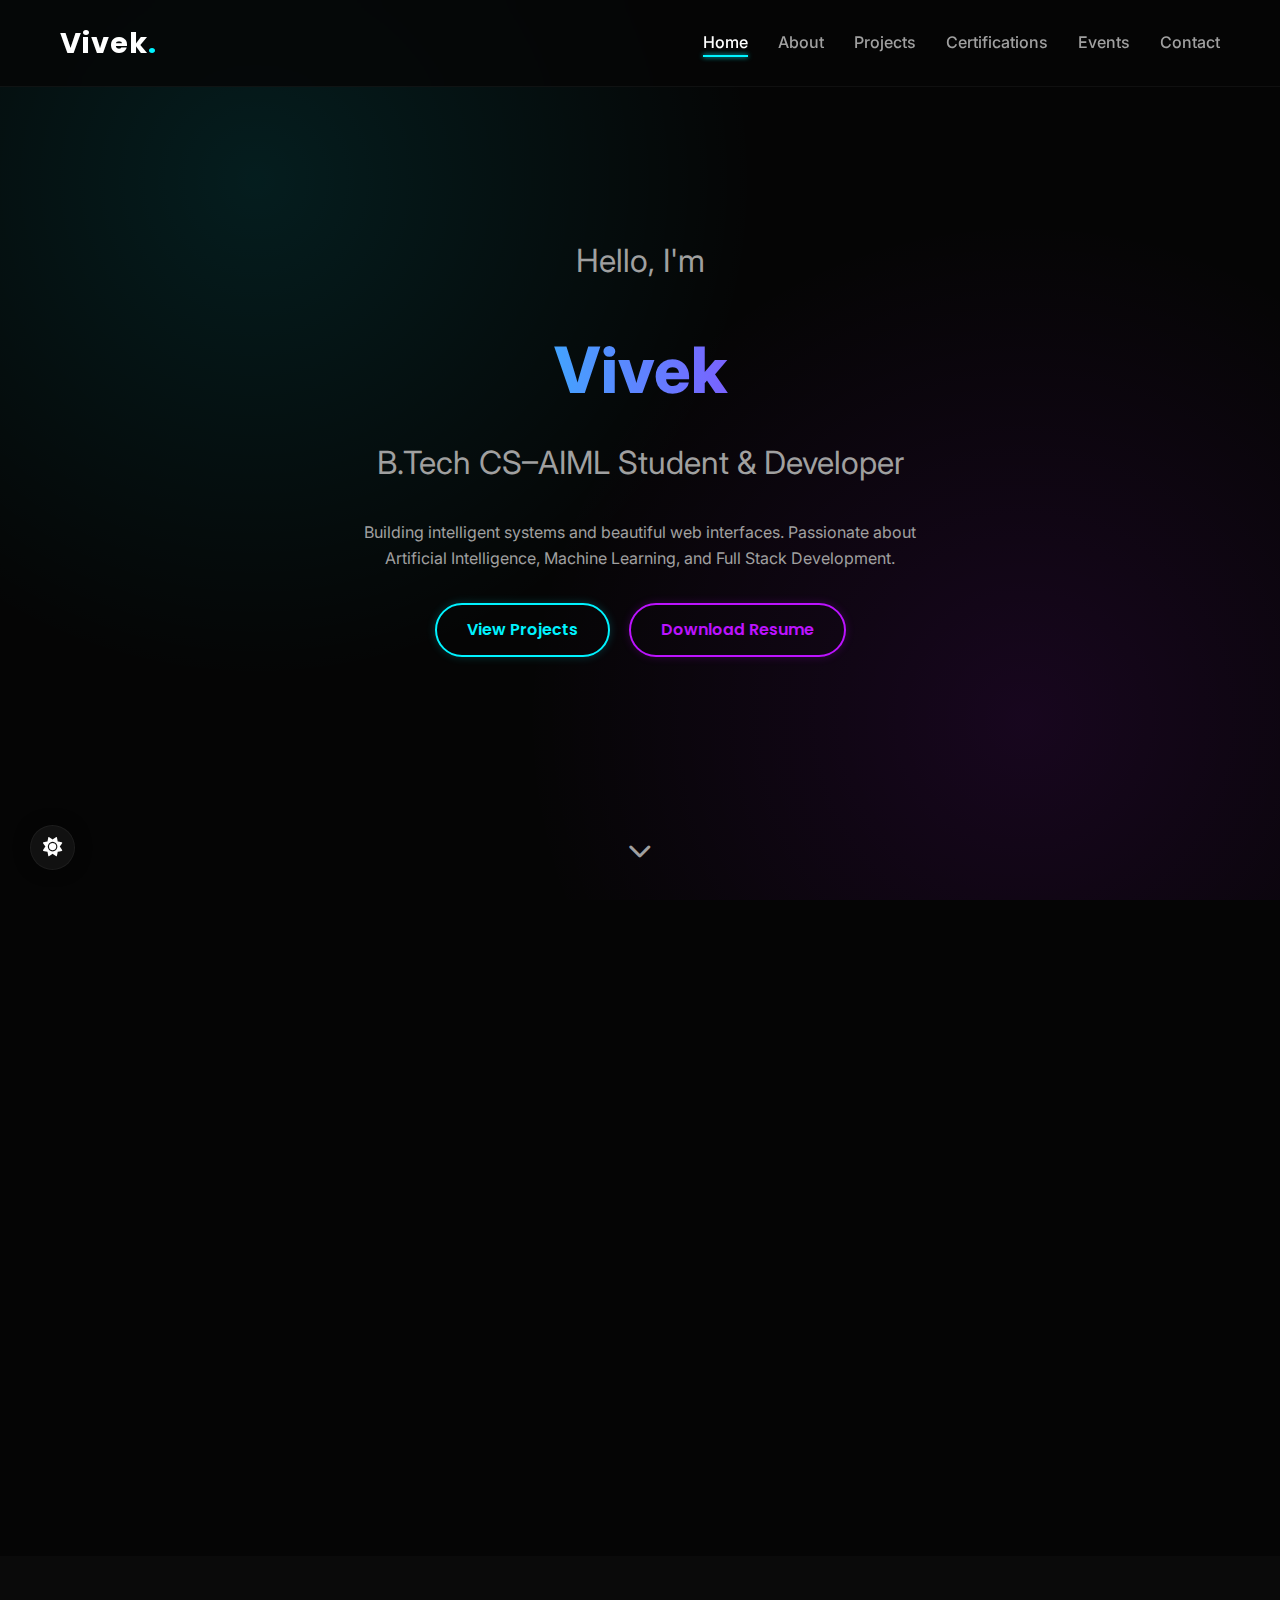
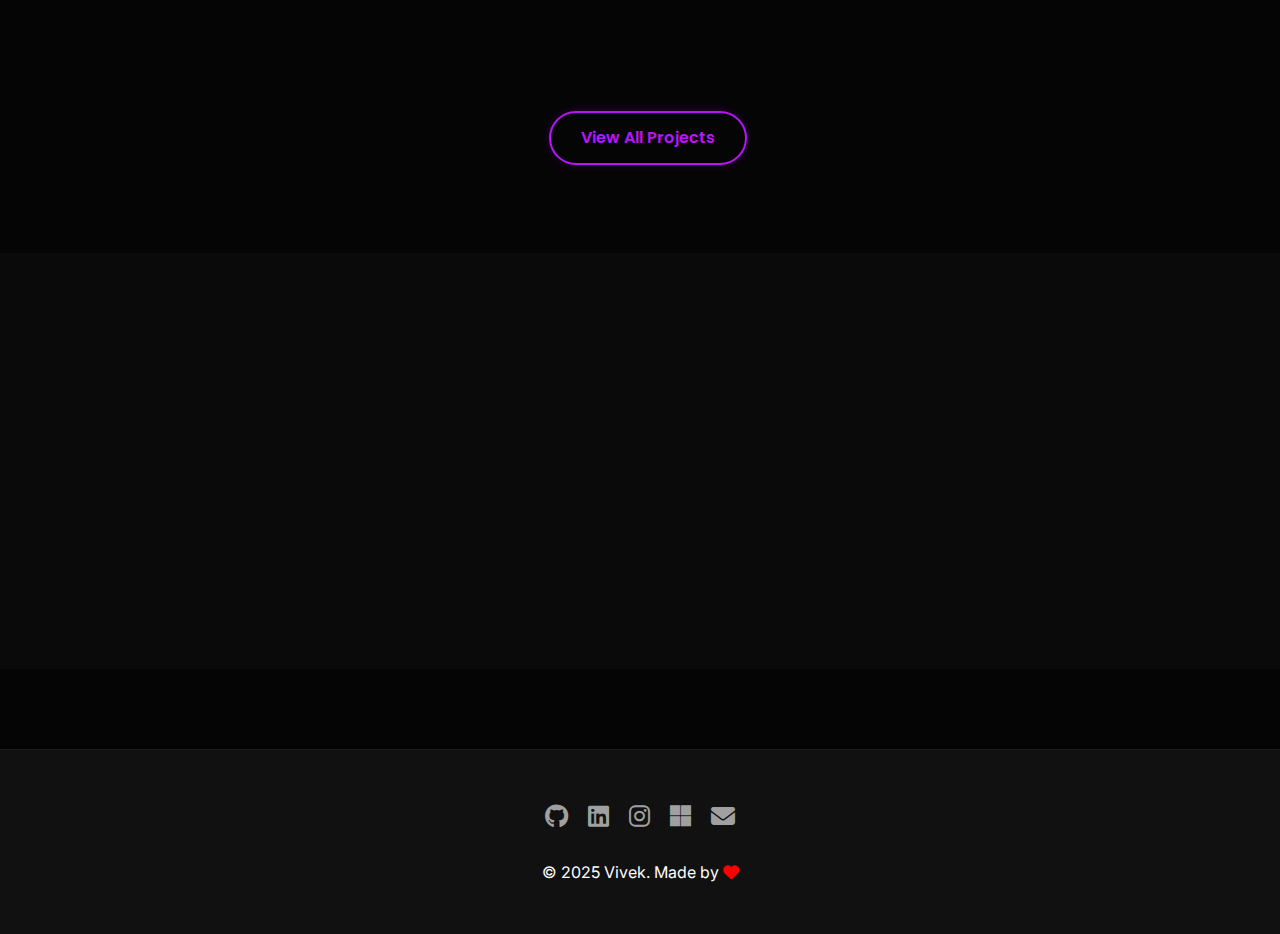
<file: index.html>
<!DOCTYPE html>
<html lang="en">

<head>
  <meta charset="UTF-8">
  <meta name="viewport" content="width=device-width, initial-scale=1.0">
  <title>Vivek | AI/ML Engineer & Web Developer</title>
  <meta name="description" content="Portfolio of Vivek, B.Tech CS-AIML Student and Developer.">

  <!-- Favicons -->
  <link rel="icon" type="image/png" sizes="16x16" href="assets/images/favicons/icons8-robot-head-flat-icons-16.png">
  <link rel="icon" type="image/png" sizes="32x32" href="assets/images/favicons/icons8-robot-head-flat-icons-32.png">
  <link rel="icon" type="image/png" sizes="96x96" href="assets/images/favicons/icons8-robot-head-flat-icons-96.png">

  <!-- CSS -->
  <link rel="stylesheet" href="assets/css/style.css">

  <!-- Font Awesome -->
  <link rel="stylesheet" href="https://cdnjs.cloudflare.com/ajax/libs/font-awesome/6.4.0/css/all.min.css">
  <style>
    /* Fix centering for section title */
    .section-title {
      position: relative !important;
      left: auto !important;
      transform: none !important;
      display: table !important;
      margin: 0 auto 3rem auto !important;
      text-align: center !important;
      width: fit-content !important;
    }
  </style>
</head>

<body>
  <!-- Navbar -->
  <nav class="navbar">
    <div class="container nav-container">
      <a href="index.html" class="logo">Vivek<span>.</span></a>
      <div class="hamburger"><i class="fa-solid fa-bars"></i></div>
      <ul class="nav-links">
        <li><a href="index.html" class="nav-link active">Home</a></li>
        <li><a href="about.html" class="nav-link">About</a></li>
        <li><a href="projects.html" class="nav-link">Projects</a></li>
        <li><a href="certifications.html" class="nav-link">Certifications</a></li>
        <li><a href="events.html" class="nav-link">Events</a></li>
        <li><a href="contact.html" class="nav-link">Contact</a></li>
      </ul>
    </div>
  </nav>

  <!-- Hero Section -->
  <section class="hero">
    <div class="hero-bg"></div>
    <div class="container hero-content">
      <div class="hero-text">
        <h2 class="reveal">Hello, I'm</h2>
        <h1 class="reveal gradient-text">Vivek</h1>
        <h2 class="reveal">B.Tech CS–AIML Student & Developer</h2>
      </div>
      <p class="reveal" style="max-width: 600px; margin: 0 auto 2rem; color: var(--text-muted);">
        Building intelligent systems and beautiful web interfaces. Passionate about Artificial Intelligence, Machine
        Learning, and Full Stack Development.
      </p>
      <div class="cta-buttons reveal">
        <a href="projects.html" class="btn btn-primary btn-glow">View Projects</a>
        <a href="assets/resume.pdf" class="btn btn-secondary" target="_blank">Download
          Resume</a>
      </div>

      <a href="#about" class="scroll-down">
        <i class="fa-solid fa-chevron-down"></i>
      </a>
    </div>
  </section>

  <!-- About Section -->
  <section id="about" class="section">
    <div class="container">
      <div class="about-grid">
        <div class="index-img-container reveal">
          <img src="assets/images/personal/profile-placeholder.png" alt="Vivek" class="about-img">
          <div class="about-img-glow"></div>
        </div>
        <div class="about-text reveal">
          <h2 class="section-title" style="text-align: left; margin-left: 0; left: 0; transform: none;">About Me</h2>
          <p style="margin-bottom: 1.5rem; color: var(--text-muted);">
            I am a Computer Science student specializing in <strong>AI & Machine Learning</strong>. I bridge the gap
            between complex algorithms and user-friendly web applications.
          </p>
          <p style="margin-bottom: 2rem; color: var(--text-muted);">
            With a strong foundation in Python, OpenCV, and Web Technologies, I aim to create impactful solutions that
            solve real-world problems.
          </p>
          <a href="about.html" class="btn btn-primary">More About Me</a>
        </div>
      </div>
    </div>
  </section>

  <!-- Skills Section (Marquee) -->
  <section id="skills" class="section" style="background: var(--bg-secondary); overflow: hidden;">
    <div class="container" style="max-width: 100%;">
      <h2 class="section-title reveal">My Tech Stack</h2>

      <div class="tech-categories-container reveal">
        <!-- Column 1: Languages -->
        <div class="tech-category-column">
          <h3 class="tech-category-title">Languages</h3>
          <div class="tech-stack-grid">
            <!-- Python -->
            <div class="tech-card">
              <div class="tech-icon-container">
                <img src="assets/images/tec_stack/Python-logo.png" alt="Python" class="tech-icon-img">
              </div>
              <span class="tech-name">Python</span>
            </div>
            <!-- Java -->
            <div class="tech-card">
              <div class="tech-icon-container">
                <img src="assets/images/tec_stack/Java_programming_language_logo.png" alt="Java" class="tech-icon-img">
              </div>
              <span class="tech-name">Java</span>
            </div>
            <!-- C++ -->
            <div class="tech-card">
              <div class="tech-icon-container">
                <img src="assets/images/tec_stack/C++_Logo.png" alt="C++" class="tech-icon-img">
              </div>
              <span class="tech-name">C++</span>
            </div>
            <!-- C -->
            <div class="tech-card">
              <div class="tech-icon-container">
                <img src="assets/images/tec_stack/C_Programming_Language_.webp" alt="C" class="tech-icon-img">
              </div>
              <span class="tech-name">C</span>
            </div>
            <!-- JavaScript -->
            <div class="tech-card">
              <div class="tech-icon-container">
                <img src="assets/images/tec_stack/javascript.jpg" alt="JavaScript" class="tech-icon-img"
                  style="border-radius: 6px;">
              </div>
              <span class="tech-name">JavaScript</span>
            </div>
            <!-- TypeScript -->
            <div class="tech-card">
              <div class="tech-icon-container">
                <img src="assets/images/tec_stack/Typescript.png" alt="TypeScript" class="tech-icon-img">
              </div>
              <span class="tech-name">TypeScript</span>
            </div>
          </div>
        </div>

        <!-- Column 2: Web & DB -->
        <div class="tech-category-column">
          <h3 class="tech-category-title">Web & DB</h3>
          <div class="tech-stack-grid">
            <!-- HTML5 -->
            <div class="tech-card">
              <div class="tech-icon-container">
                <img src="assets/images/tec_stack/HTML5_logo_and_wordmark.png" alt="HTML5" class="tech-icon-img">
              </div>
              <span class="tech-name">HTML5</span>
            </div>
            <!-- CSS -->
            <div class="tech-card">
              <div class="tech-icon-container">
                <img src="assets/images/tec_stack/Official_CSS_Logo.png" alt="CSS" class="tech-icon-img">
              </div>
              <span class="tech-name">CSS</span>
            </div>
            <!-- Django -->
            <div class="tech-card">
              <div class="tech-icon-container">
                <img src="assets/images/tec_stack/Django_logo.png" alt="Django" class="tech-icon-img">
              </div>
              <span class="tech-name">Django</span>
            </div>
            <!-- MySQL -->
            <div class="tech-card">
              <div class="tech-icon-container">
                <img src="assets/images/tec_stack/MySql.png" alt="MySQL" class="tech-icon-img">
              </div>
              <span class="tech-name">MySQL</span>
            </div>
          </div>
        </div>

        <!-- Column 3: AI & ML -->
        <div class="tech-category-column">
          <h3 class="tech-category-title">AI & ML</h3>
          <div class="tech-stack-grid">
            <!-- Machine Learning -->
            <div class="tech-card">
              <div class="tech-icon-container">
                <img src="assets/images/tec_stack/machine-learning.jpg" alt="Machine Learning" class="tech-icon-img"
                  style="border-radius: 6px;">
              </div>
              <span class="tech-name">Machine Learning</span>
            </div>
            <!-- AI -->
            <div class="tech-card">
              <div class="tech-icon-container">
                <img src="assets/images/tec_stack/artificial_intelligence_icon.webp" alt="AI" class="tech-icon-img">
              </div>
              <span class="tech-name">Artificial Intelligence</span>
            </div>
            <!-- OpenCV -->
            <div class="tech-card">
              <div class="tech-icon-container">
                <img src="assets/images/tec_stack/OpenCV_logo.png" alt="OpenCV" class="tech-icon-img">
              </div>
              <span class="tech-name">OpenCV</span>
            </div>
            <!-- TensorFlow -->
            <div class="tech-card">
              <div class="tech-icon-container">
                <img src="assets/images/tec_stack/TensorFlow_logo.png" alt="TensorFlow" class="tech-icon-img">
              </div>
              <span class="tech-name">TensorFlow</span>
            </div>
            <!-- PyTorch -->
            <div class="tech-card">
              <div class="tech-icon-container">
                <img src="assets/images/tec_stack/PyTorch_logo.png" alt="PyTorch" class="tech-icon-img">
              </div>
              <span class="tech-name">PyTorch</span>
            </div>
            <!-- Scikit Learn -->
            <div class="tech-card">
              <div class="tech-icon-container">
                <img src="assets/images/tec_stack/Scikit_learn_logo_small.png" alt="Scikit Learn" class="tech-icon-img">
              </div>
              <span class="tech-name">Scikit Learn</span>
            </div>
            <!-- Pandas -->
            <div class="tech-card">
              <div class="tech-icon-container">
                <img src="assets/images/tec_stack/Pandas_logo.png" alt="Pandas" class="tech-icon-img">
              </div>
              <span class="tech-name">Pandas</span>
            </div>
            <!-- NumPy -->
            <div class="tech-card">
              <div class="tech-icon-container">
                <img src="assets/images/tec_stack/NumPy_logo_2020.png" alt="NumPy" class="tech-icon-img">
              </div>
              <span class="tech-name">NumPy</span>
            </div>
          </div>
        </div>

        <!-- Column 4: Cloud & Tools -->
        <div class="tech-category-column">
          <h3 class="tech-category-title">Cloud & Tools</h3>
          <div class="tech-stack-grid">
            <!-- AWS -->
            <div class="tech-card">
              <div class="tech-icon-container">
                <img src="assets/images/tec_stack/Amazon_Web_Services.png" alt="AWS" class="tech-icon-img">
              </div>
              <span class="tech-name">AWS</span>
            </div>
            <!-- Azure -->
            <div class="tech-card">
              <div class="tech-icon-container">
                <img src="assets/images/tec_stack/Microsoft_Azure.png" alt="Azure" class="tech-icon-img">
              </div>
              <span class="tech-name">Azure</span>
            </div>
            <!-- Google Cloud -->
            <div class="tech-card">
              <div class="tech-icon-container">
                <img src="assets/images/tec_stack/Google_Cloud_logo.png" alt="Google Cloud" class="tech-icon-img">
              </div>
              <span class="tech-name">Google Cloud</span>
            </div>
            <!-- Linux -->
            <div class="tech-card">
              <div class="tech-icon-container">
                <img src="assets/images/tec_stack/Linux.png" alt="Linux" class="tech-icon-img">
              </div>
              <span class="tech-name">Linux</span>
            </div>
            <!-- Kali Linux -->
            <div class="tech-card">
              <div class="tech-icon-container">
                <img src="assets/images/tec_stack/Kali_Linux.png" alt="Kali Linux" class="tech-icon-img">
              </div>
              <span class="tech-name">Kali Linux</span>
            </div>
            <!-- GitHub -->
            <div class="tech-card">
              <div class="tech-icon-container">
                <img src="assets/images/tec_stack/GitHub_Invertocat_Logo.png" alt="GitHub" class="tech-icon-img">
              </div>
              <span class="tech-name">GitHub</span>
            </div>
            <!-- VS Code -->
            <div class="tech-card">
              <div class="tech-icon-container">
                <img src="assets/images/tec_stack/Visual_Studio_Code.png" alt="VS Code" class="tech-icon-img">
              </div>
              <span class="tech-name">VS Code</span>
            </div>
          </div>
        </div>
      </div>
    </div>
  </section>

  <!-- Featured Projects Section -->
  <section id="projects" class="section">
    <div class="container">
      <h2 class="section-title reveal">Featured Projects</h2>
      <div class="projects-grid reveal">
        <!-- Project 1 -->
        <!-- <article class="project-card">
          <div class="project-img">
            <div class="project-overlay">
              <a href="projects.html" class="btn btn-primary btn-small">View Details</a>
            </div>
          </div>
          <div class="project-info">
            <h3>AI Face Recognition</h3>
            <p style="color: var(--text-muted); font-size: 0.9rem;">Real-time face detection
              system.</p>
            <div class="project-tech">
              <span class="tech-tag">Python</span>
              <span class="tech-tag">OpenCV</span>
            </div>
          </div>
        </article> -->
        <!-- Project 2 -->
        <article class="project-card">
          <div class="project-img">
            <img src="assets/images/project/image.png" alt="Smart Budget Buddy">

            <div class="project-overlay">
              <a href="projects.html" class="btn btn-primary btn-small">View Details</a>
            </div>
          </div>
          <div class="project-info">
            <h3>Portfolio Website</h3>
            <p style="color: var(--text-muted); font-size: 0.9rem;">A modern, responsive web portfolio built with HTML,
              CSS, and JavaScript to showcase my projects, skills, and professional journey with a clean and
              user-friendly design.</p>
            <div class="project-tech">
              <span class="tech-tag">HTML</span>
              <span class="tech-tag">CSS</span>
              <span class="tech-tag">JavaScript</span>
            </div>
          </div>
        </article>
        <!-- Project 3 -->
        <article class="project-card">
          <div class="project-img">
            <img src="assets/images/project/Capstone_project.png" alt="Smart Budget Buddy">
            <div class="project-overlay">
              <a href="projects.html" class="btn btn-primary btn-small">View Details</a>
            </div>
          </div>
          <div class="project-info">
            <h3>Smart Budget Buddy</h3>
            <p style="color: var(--text-muted); font-size: 0.9rem;">Smart Budget Buddy is an AI-powered financial
              literacy assistant designed specifically for students. It helps users manage their budgets, analyze
              spending habits, and learn financial concepts while enforcing strict guardrails to ensure safe and
              relevant advice..</p>
            <div class="project-tech">
              <span class="tech-tag">Python</span>
              <span class="tech-tag">Streamlit</span>
              <span class="tech-tag">OpenAI</span>
              <span class="tech-tag">Matplotlib</span>
              <span class="tech-tag">AWS Bedrock</span>
            </div>
          </div>
        </article>
      </div>
      <div style="text-align: center; margin-top: 3rem;">
        <a href="projects.html" class="btn btn-secondary">View All Projects</a>
      </div>
    </div>
  </section>

  <!-- CTA Section -->
  <section class="section cta-section" style="background: var(--bg-secondary); text-align: center;">
    <div class="container">
      <h2 class="reveal">Have a Project in Mind?</h2>
      <p class="reveal"
        style="color: var(--text-muted); margin-bottom: 2rem; max-width: 600px; margin-left: auto; margin-right: auto;">
        I'm always open to discussing new projects, creative ideas or opportunities to be part of your visions.
      </p>
      <a href="contact.html" class="btn btn-primary btn-glow reveal">Let's Chat</a>
    </div>
  </section>

  <!-- Footer -->
  <footer>
    <div class="container">
      <div class="social-icons">
        <a href="https://github.com/Vivek30092" class="social-icon"><i class="fa-brands fa-github"></i></a>
        <a href="https://www.linkedin.com/in/choudharyvivek1430/" class="social-icon"><i
            class="fa-brands fa-linkedin"></i></a>
        <!-- <a href="#" class="social-icon"><i class="fa-brands fa-twitter"></i></a> -->
        <a href="https://www.instagram.com/vivekchoudhary_30" class="social-icon"><i
            class="fa-brands fa-instagram"></i></a>
        <a href="https://learn.microsoft.com/en-gb/users/choudharyvivek1430" class="social-icon"><i
            class="fa-brands fa-microsoft"></i></a>
        <a href="mailto:vivekkumarc934@gmail.com" class="social-icon"><i class="fa-solid fa-envelope"></i></a>
      </div>
      <p>&copy; 2025 <span>Vivek. Made by</span> <i class="fa-solid fa-heart" style="color: red;"></i></p>
    </div>
  </footer>

  <!-- Floating Theme Toggle -->
  <button class="theme-toggle theme-toggle-floating" aria-label="Toggle Theme">
    <i class="fa-solid fa-sun"></i>
  </button>



  <!-- Scroll to Top -->
  <div class="scroll-top">
    <i class="fa-solid fa-arrow-up"></i>
  </div>

  <!-- JS -->
  <script src="assets/js/script.js"></script>
</body>

</html>
</file>
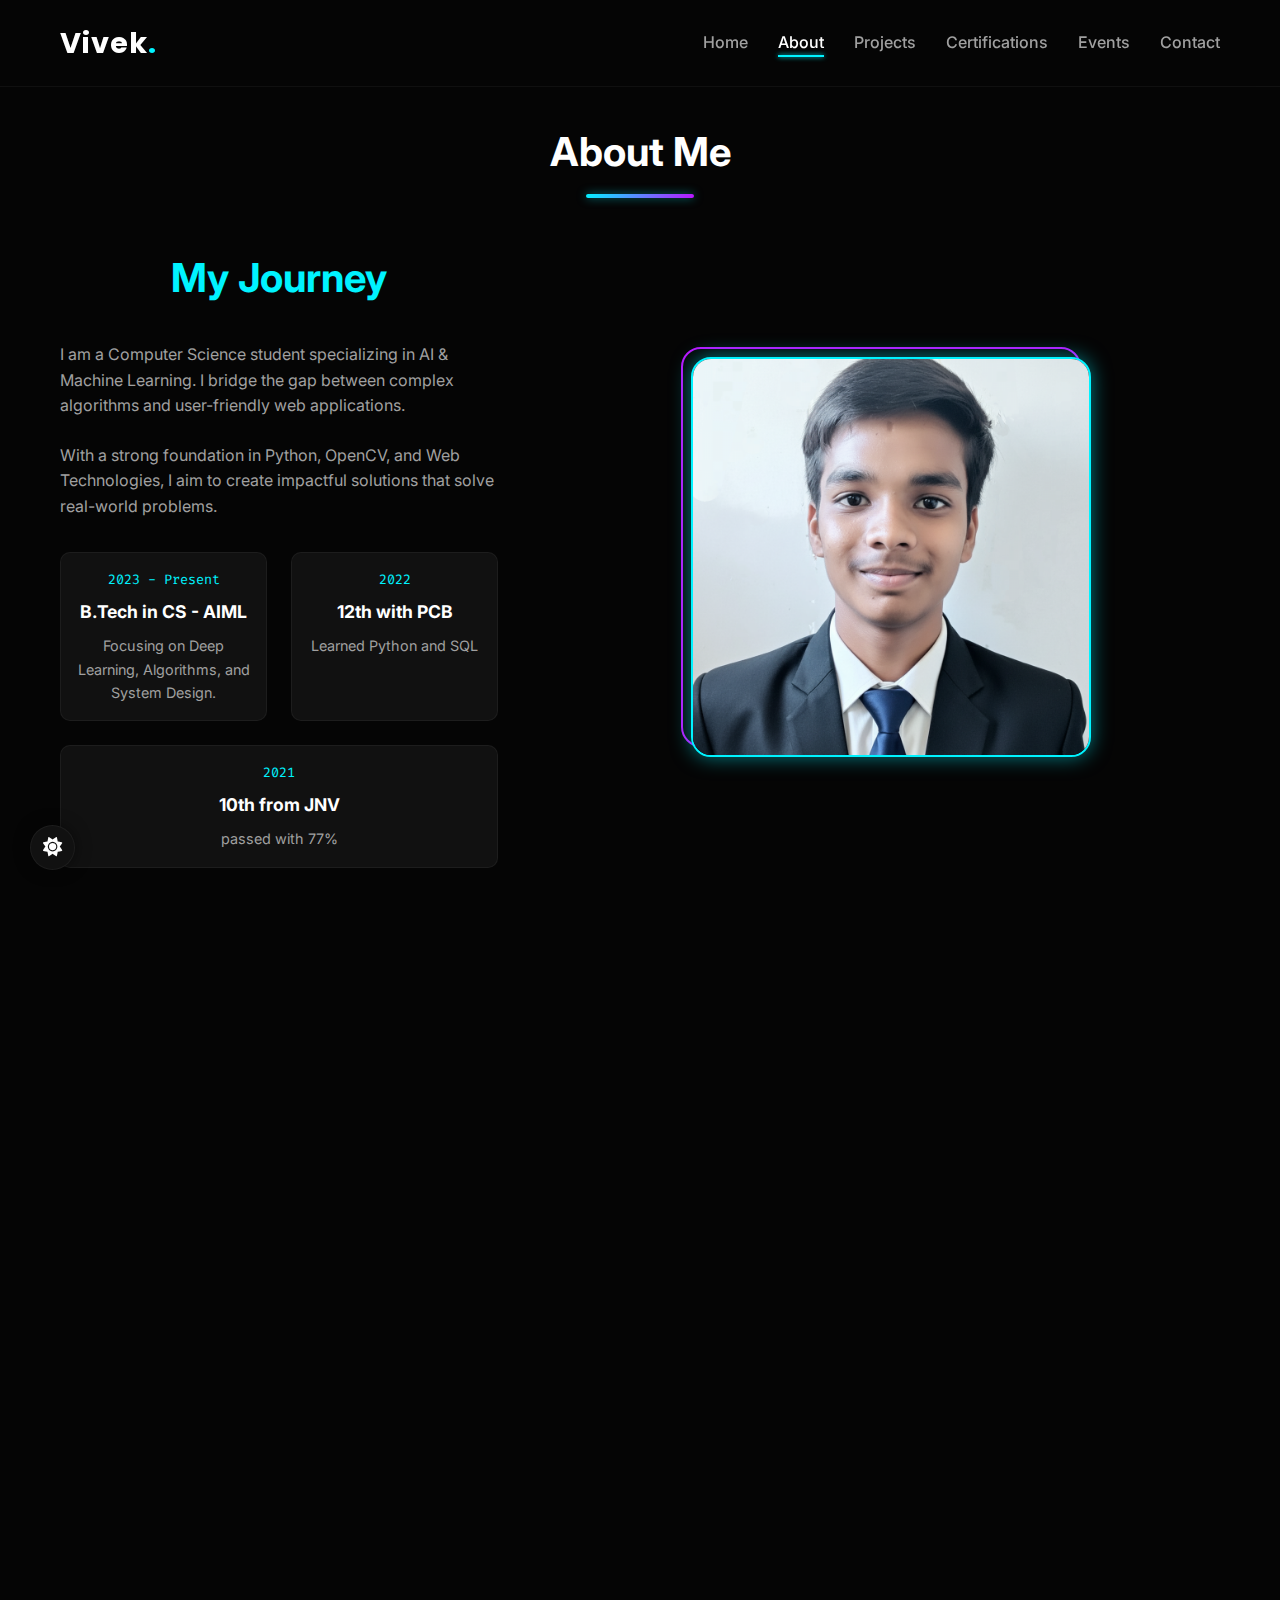
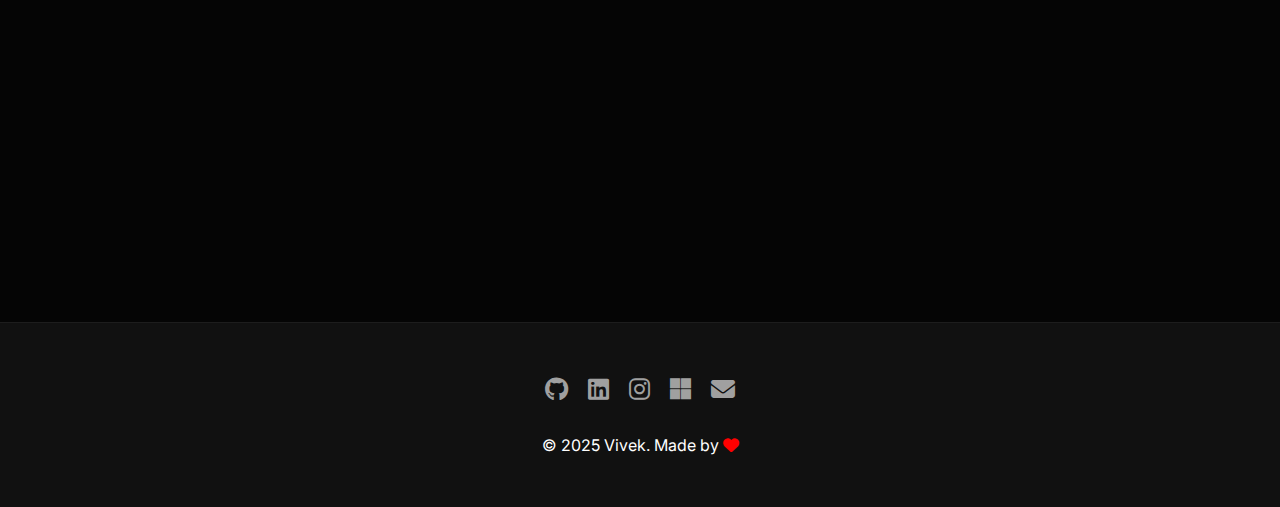
<file: about.html>
<!DOCTYPE html>
<html lang="en">

<head>
    <meta charset="UTF-8">
    <meta name="viewport" content="width=device-width, initial-scale=1.0">
    <title>About Me | Vivek</title>
    <!-- Favicons -->
    <link rel="icon" type="image/png" sizes="16x16" href="assets/images/favicons/icons8-robot-head-flat-icons-16.png">
    <link rel="icon" type="image/png" sizes="32x32" href="assets/images/favicons/icons8-robot-head-flat-icons-32.png">
    <link rel="icon" type="image/png" sizes="96x96" href="assets/images/favicons/icons8-robot-head-flat-icons-96.png">

    <link rel="stylesheet" href="assets/css/style.css">
    <link rel="stylesheet" href="https://cdnjs.cloudflare.com/ajax/libs/font-awesome/6.4.0/css/all.min.css">
    <style>
        /* Fix centering for section title */
        .section-title {
            position: relative !important;
            left: auto !important;
            transform: none !important;
            display: table !important;
            margin: 0 auto 3rem auto !important;
            text-align: center !important;
            width: fit-content !important;
        }

        /* Alternating Slide Animations */
        .reveal.slide-left {
            transform: translateX(-100px);
            opacity: 0;
        }

        .reveal.slide-right {
            transform: translateX(100px);
            opacity: 0;
        }

        .reveal.slide-left.active,
        .reveal.slide-right.active {
            transform: translateX(0);
            opacity: 1;
        }
    </style>
</head>

<body>
    <!-- Navbar -->
    <nav class="navbar">
        <div class="container nav-container">
            <a href="index.html" class="logo">Vivek<span>.</span></a>
            <div class="hamburger"><i class="fa-solid fa-bars"></i></div>
            <ul class="nav-links">
                <li><a href="index.html" class="nav-link" data-i18n="nav_home">Home</a></li>
                <li><a href="about.html" class="nav-link active" data-i18n="nav_about">About</a></li>
                <li><a href="projects.html" class="nav-link" data-i18n="nav_projects">Projects</a></li>
                <li><a href="certifications.html" class="nav-link" data-i18n="nav_certifications">Certifications</a>
                </li>
                <li><a href="events.html" class="nav-link" data-i18n="nav_events">Events</a></li>
                <li><a href="contact.html" class="nav-link" data-i18n="nav_contact">Contact</a></li>
            </ul>
        </div>
    </nav>

    <section id="about-me-section" class="section" style="padding-top: 120px;">
        <div class="container">
            <h2 class="section-title reveal" data-i18n="about_title">About Me</h2>

            <div class="about-grid">
                <div class="about-text reveal">
                    <h3 style="margin-bottom: 2rem; color: var(--neon-blue); text-align: center;"
                        data-i18n="about_journey_title">My Journey</h3>

                    <!-- Image placed here for mobile flow, controlled by grid/flex on desktop -->
                    <div class="about-img-container reveal mobile-only-img">
                        <img src="assets/images/personal/profile-placeholder.png" alt="Vivek" class="about-img">
                        <div class="about-img-glow"></div>
                    </div>

                    <br class="mobile-break">
                    <br class="mobile-break">

                    <p style="margin-bottom: 1.5rem; color: var(--text-muted);" data-i18n="about_desc_1">
                        I started my journey in the world of technology with a curiosity for how things work. Currently
                        pursuing my <strong>B.Tech in Computer Science (AI & ML)</strong>, I have dived deep into the
                        realms of Data Science, Computer Vision, and Full Stack Development.
                    </p>
                    <p style="margin-bottom: 1.5rem; color: var(--text-muted);" data-i18n="about_desc_2">
                        My goal is to leverage AI to build intelligent systems that can automate tasks and provide
                        actionable insights. I am also passionate about creating seamless user experiences on the web.
                    </p>

                    <div class="timeline">
                        <div class="timeline-item">
                            <div class="timeline-date" data-i18n="timeline_1_date">2023 - Present</div>
                            <h4 data-i18n="timeline_1_title">B.Tech in CS - AIML</h4>
                            <p style="color: var(--text-muted); font-size: 0.9rem;" data-i18n="timeline_1_desc">Focusing
                                on Deep Learning,
                                Algorithms, and System Design.</p>
                        </div>
                        <div class="timeline-item">
                            <div class="timeline-date" data-i18n="timeline_2_date">2022</div>
                            <h4 data-i18n="timeline_2_title">12th with PCM</h4>
                            <p style="color: var(--text-muted); font-size: 0.9rem;" data-i18n="timeline_2_desc">Learned
                                Python and SQL</p>
                        </div>
                        <div class="timeline-item">
                            <div class="timeline-date" data-i18n="timeline_3_date">2020</div>
                            <h4 data-i18n="timeline_3_title">10th from JNV, Indore</h4>
                            <p style="color: var(--text-muted); font-size: 0.9rem;" data-i18n="timeline_3_desc">passed
                                with 77%</p>
                        </div>
                    </div>
                </div>

                <!-- Desktop Image (Hidden on Mobile) -->
                <div class="about-img-container reveal desktop-only-img">
                    <img src="assets/images/personal/profile-placeholder.png" alt="Vivek" class="about-img">
                    <div class="about-img-glow"></div>
                </div>
            </div>
        </div>
    </section>

    <!-- Skills Section -->
    <section class="section bg-card">
        <div class="container">
            <h2 class="section-title reveal" data-i18n="skills_title">Technical Skills</h2>

            <div class="skills-container" style="margin-top: 3rem;">
                <!-- 1. Programming Languages -->
                <div class="skill-card reveal slide-left">
                    <i class="fa-solid fa-code skill-icon"></i>
                    <div class="skill-name" data-i18n="skill_prog_lang">Programming Languages</div>
                    <p class="skill-desc" style="color: var(--text-muted); font-size: 0.9rem;"
                        data-i18n="skill_prog_desc">Python, Java, JavaScript,
                        C/C++, SQL, etc.</p>
                </div>

                <!-- 2. AI & Machine Learning -->
                <div class="skill-card reveal slide-right">
                    <i class="fa-solid fa-brain skill-icon"></i>
                    <div class="skill-name" data-i18n="skill_ai_ml">AI & Machine Learning</div>
                    <p class="skill-desc" style="color: var(--text-muted); font-size: 0.9rem;"
                        data-i18n="skill_ai_desc">Machine Learning, Deep
                        Learning, NLP, Computer Vision, Generative AI, Model Deployment.</p>
                </div>

                <!-- 3. Frameworks & Libraries -->
                <div class="skill-card reveal slide-left">
                    <i class="fa-solid fa-layer-group skill-icon"></i>
                    <div class="skill-name" data-i18n="skill_frameworks">Frameworks & Libraries</div>
                    <p class="skill-desc" style="color: var(--text-muted); font-size: 0.9rem;"
                        data-i18n="skill_frameworks_desc">TensorFlow, PyTorch,
                        Scikit-Learn, OpenCV, NumPy, Pandas, Matplotlib, face_recognition, etc.</p>
                </div>

                <!-- 4. Cloud & DevOps -->
                <div class="skill-card reveal slide-right">
                    <i class="fa-solid fa-cloud skill-icon"></i>
                    <div class="skill-name" data-i18n="skill_cloud">Cloud & DevOps</div>
                    <p class="skill-desc" style="color: var(--text-muted); font-size: 0.9rem;"
                        data-i18n="skill_cloud_desc">Google Cloud, Azure, AWS,
                        Docker, GitHub Actions, CI/CD, Linux.</p>
                </div>

                <!-- 5. Web Development -->
                <div class="skill-card reveal slide-left">
                    <i class="fa-solid fa-globe skill-icon"></i>
                    <div class="skill-name" data-i18n="skill_web">Web Development</div>
                    <p class="skill-desc" style="color: var(--text-muted); font-size: 0.9rem;"
                        data-i18n="skill_web_desc">HTML, CSS, JavaScript</p>
                </div>

                <!-- 6. Databases -->
                <div class="skill-card reveal slide-right">
                    <i class="fa-solid fa-database skill-icon"></i>
                    <div class="skill-name" data-i18n="skill_db">Databases</div>
                    <p class="skill-desc" style="color: var(--text-muted); font-size: 0.9rem;"
                        data-i18n="skill_db_desc">MySQL, PostgreSQL, Firebase.</p>
                </div>

                <!-- 7. Tools & Platforms -->
                <div class="skill-card reveal slide-left">
                    <i class="fa-solid fa-tools skill-icon"></i>
                    <div class="skill-name" data-i18n="skill_tools">Tools & Platforms</div>
                    <p class="skill-desc" style="color: var(--text-muted); font-size: 0.9rem;"
                        data-i18n="skill_tools_desc">Git/GitHub, VS Code,
                        Jupyter Notebook, Canva.</p>
                </div>

                <!-- 8. Software Engineering Concepts -->
                <div class="skill-card reveal slide-right">
                    <i class="fa-solid fa-cogs skill-icon"></i>
                    <div class="skill-name" data-i18n="skill_se">Software Engineering Concepts</div>
                    <p class="skill-desc" style="color: var(--text-muted); font-size: 0.9rem;"
                        data-i18n="skill_se_desc">OOP, Data Structures &
                        Algorithms, OS fundamentals.</p>
                </div>
            </div>
        </div>
    </section>

    <!-- Footer -->
    <footer>
        <div class="container">
            <div class="social-icons">
                <a href="https://github.com/Vivek30092" class="social-icon"><i class="fa-brands fa-github"></i></a>
                <a href="https://www.linkedin.com/in/choudharyvivek1430/" class="social-icon"><i
                        class="fa-brands fa-linkedin"></i></a>
                <!-- <a href="#" class="social-icon"><i class="fa-brands fa-twitter"></i></a> -->
                <a href="https://www.instagram.com/vivekchoudhary_30" class="social-icon"><i
                        class="fa-brands fa-instagram"></i></a>
                <a href="https://learn.microsoft.com/en-gb/users/choudharyvivek1430" class="social-icon"><i
                        class="fa-brands fa-microsoft"></i></a>
                <a href="mailto:vivekkumarc934@gmail.com" class="social-icon"><i class="fa-solid fa-envelope"></i></a>
            </div>
            <p>&copy; 2025 <span data-i18n="footer_made_by">Vivek. Made by</span> <i class="fa-solid fa-heart"
                    style="color: red;"></i></p>
        </div>
    </footer>

    <!-- Floating Theme Toggle -->
    <button class="theme-toggle theme-toggle-floating" aria-label="Toggle Theme">
        <i class="fa-solid fa-sun"></i>
    </button>



    <div class="scroll-top"><i class="fa-solid fa-arrow-up"></i></div>
    <script src="assets/js/script.js"></script>
</body>

</html>
</file>
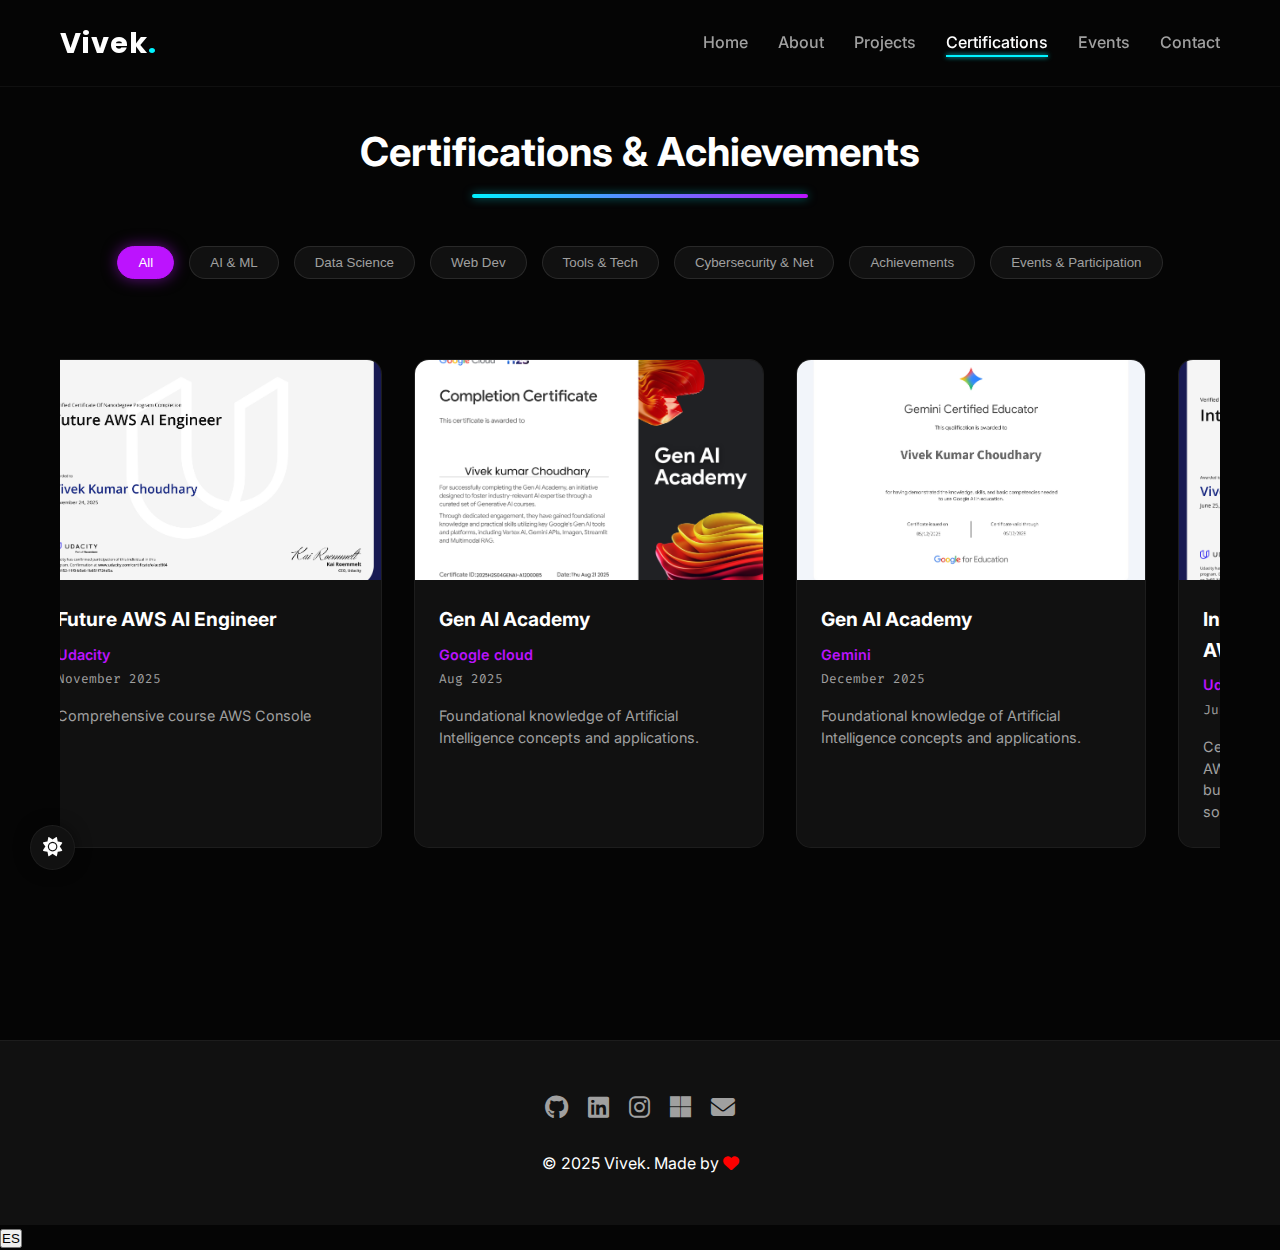
<file: certifications.html>
<!DOCTYPE html>
<html lang="en">

<head>
    <meta charset="UTF-8">
    <meta name="viewport" content="width=device-width, initial-scale=1.0">
    <title>Certifications & Achievements | Vivek</title>
    <!-- Favicons -->
    <link rel="icon" type="image/png" sizes="16x16" href="assets/images/favicons/icons8-robot-head-flat-icons-16.png">
    <link rel="icon" type="image/png" sizes="32x32" href="assets/images/favicons/icons8-robot-head-flat-icons-32.png">
    <link rel="icon" type="image/png" sizes="96x96" href="assets/images/favicons/icons8-robot-head-flat-icons-96.png">

    <link rel="stylesheet" href="assets/css/style.css">
    <link rel="stylesheet" href="https://cdnjs.cloudflare.com/ajax/libs/font-awesome/6.4.0/css/all.min.css">
    <style>
        /* Fix centering for section title */
        .section-title {
            left: auto;
            display: table;
            margin: 0 auto 3rem auto;
        }
    </style>
</head>

<body>
    <!-- Navbar -->
    <nav class="navbar">
        <div class="container nav-container">
            <a href="index.html" class="logo">Vivek<span>.</span></a>
            <div class="hamburger"><i class="fa-solid fa-bars"></i></div>
            <ul class="nav-links">
                <li><a href="index.html" class="nav-link" data-i18n="nav_home">Home</a></li>
                <li><a href="about.html" class="nav-link" data-i18n="nav_about">About</a></li>
                <li><a href="projects.html" class="nav-link" data-i18n="nav_projects">Projects</a></li>
                <li><a href="certifications.html" class="nav-link active"
                        data-i18n="nav_certifications">Certifications</a></li>
                <li><a href="events.html" class="nav-link" data-i18n="nav_events">Events</a></li>
                <li><a href="contact.html" class="nav-link" data-i18n="nav_contact">Contact</a></li>
            </ul>
        </div>
    </nav>

    <section class="section" id="certifications-section" style="padding-top: 120px; min-height: 100vh;">
        <div class="container">
            <h2 class="section-title reveal" data-i18n="cert_title">Certifications & Achievements</h2>

            <div class="filter-buttons reveal">
                <button class="filter-btn active" data-filter="all">All</button>
                <!-- <button class="filter-btn" data-filter="technical">Technical</button> -->
                <button class="filter-btn" data-filter="ai-ml">AI & ML</button>
                <button class="filter-btn" data-filter="data-science">Data Science</button>
                <button class="filter-btn" data-filter="web-dev">Web Dev</button>
                <button class="filter-btn" data-filter="tools">Tools & Tech</button>
                <button class="filter-btn" data-filter="cybersecurity">Cybersecurity & Net</button>
                <!-- <button class="filter-btn" data-filter="leadership">Leadership</button> -->
                <!-- <button class="filter-btn" data-filter="workshops">Workshops</button> -->
                <button class="filter-btn" data-filter="achievements">Achievements</button>
                <button class="filter-btn" data-filter="events">Events & Participation</button>
            </div>

            <div class="cert-scroll-container reveal">
                <div class="cert-scroll-wrapper" id="certScrollWrapper">

                    <!-- Certificate 1 -->
                    <div class="cert-card-modern" data-category="ai-ml">
                        <div class="cert-thumb">
                            <img src="assets/images/certificates/Future_AWS_AI_Engineer_[Udacity].jpg"
                                alt="Future AWS AI Engineer">
                            <div class="cert-overlay">
                                <a href="https://www.udacity.com/certificate/e/acd804ba-8152-11f0-b5e6-1b851f724d5a" class="cert-btn" data-i18n="cert_view_cred" 
                                target="_blank" rel="noopener noreferrer">View Credential</a>
                            </div>
                        </div>
                        <div class="cert-content">
                            <h3 data-i18n="cert_aws_title">Future AWS AI Engineer</h3>
                            <span class="cert-issuer">Udacity</span>
                            <span class="cert-date">November 2025</span>
                            <p class="cert-desc" data-i18n="cert_aws_desc">Certified as a Future AWS AI Engineer, skilled in designing and deploying AI/ML solutions using AWS tools such as Bedrock, S3, and other AWS services.</p>
                        </div>
                    </div>

                    <!-- Certificate 2 -->
                    <div class="cert-card-modern" data-category="ai-ml">
                        <div class="cert-thumb">
                            <img src="assets/images/certificates/Gen_AI_Academy_[Google cloud].png"
                                alt="Google AI Essentials">
                            <div class="cert-overlay">
                                <a href="https://certificate.hack2skill.com/user/genai12/2025H2S04GENAI-A1200085" class="cert-btn" data-i18n="cert_view_cred"
                                target="_blank" rel="noopener noreferrer">View Credential</a>
                            </div>
                        </div>
                        <div class="cert-content">
                            <h3 data-i18n="cert_genai_title">Gen AI Academy</h3>
                            <span class="cert-issuer">Google cloud</span>
                            <span class="cert-date">Aug 2025</span>
                            <p class="cert-desc" data-i18n="cert_genai_desc">Certified by Gen AI Academy, demonstrating proficiency in generative AI concepts, tools, and applications.</p>
                        </div>
                    </div>

                    <!-- Certificate 3 -->
                    <div class="cert-card-modern" data-category="ai-ml">
                        <div class="cert-thumb">
                            <img src="assets/images/certificates/Gemini_Certified_Educator_[Gemini].jpg"
                                alt="Gemini Certified Educator">
                            <div class="cert-overlay">
                                <a href="https://edu.google.accredible.com/b196942a-4698-4388-8437-361bb78269a3#acc.oc6aJRqA" class="cert-btn" data-i18n="cert_view_cred" 
                                target="_blank"  rel="noopener noreferrer">View Credential</a>
                            </div>
                        </div>
                        <div class="cert-content">
                            <h3 data-i18n="cert_genai_title">Gemini Certified Educator</h3>
                            <span class="cert-issuer">Gemini</span>
                            <span class="cert-date">December 2025</span>
                            <p class="cert-desc" data-i18n="cert_genai_desc">Gemini Certified Educator, recognized for expertise in leveraging Gemini tools and platforms for effective teaching and learning.</p>
                        </div>
                    </div>

                    <!-- Certificate 4 -->
                    <div class="cert-card-modern" data-category="ai-ml">
                        <div class="cert-thumb">
                            <img src="assets/images/certificates/Introducing_Generative_AI_with_AWS_[Udacity].jpg"
                                alt="Introducing Generative AI with AWS">
                            <div class="cert-overlay">
                                <a href="https://www.udacity.com/certificate/e/ca48e2ee-3c97-11f0-a256-b7dab43ea0cc" class="cert-btn" data-i18n="cert_view_cred" 
                                target="_blank" rel="noopener noreferrer">View Credential</a>
                            </div>
                        </div>
                        <div class="cert-content">
                            <h3 data-i18n="cert_html_title">Introducing Generative AI with AWS</h3>
                            <span class="cert-issuer">Udacity</span>
                            <span class="cert-date">June 2025</span>
                            <p class="cert-desc" data-i18n="cert_html_desc">Certified in Introducing Generative AI with AWS, demonstrating foundational skills in building and deploying generative AI solutions on AWS platforms.</p>
                        </div>
                    </div>

                    <!-- Certificate 5 -->
                    <div class="cert-card-modern" data-category="data-science">
                        <div class="cert-thumb">
                            <img src="assets/images/certificates/data_analysis_with_python_[IBM].jpg"
                                alt="Data Analysis with Python">
                            <div class="cert-overlay">
                                <a href="https://courses.cognitiveclass.ai/certificates/45429b0af9ea4d23b308962f281756bb" class="cert-btn" data-i18n="cert_view_cred"
                                target="_blank" rel="noopener noreferrer">View Credential</a>
                            </div>
                        </div>
                        <div class="cert-content">
                            <h3 data-i18n="cert_data_analysis_title">Data Analysis with Python</h3>
                            <span class="cert-issuer">IBM</span>
                            <span class="cert-date">March 2025</span>
                            <p class="cert-desc" data-i18n="cert_data_analysis_desc">Certified in Data Analysis with Python by cognitiveclass(IBM), demonstrating skills in data manipulation, visualization, and analysis using Python libraries.</p>
                        </div>
                    </div>

                    <!-- Certificate 6 -->
                    <div class="cert-card-modern" data-category="data-science">
                        <div class="cert-thumb">
                            <img src="assets/images/certificates/Pandas_[Kaggle].png"
                                alt="Pandas">
                            <div class="cert-overlay">
                                <a href="https://www.kaggle.com/learn/certification/vivekchoudhary1430/pandas" class="cert-btn" data-i18n="cert_view_cred" target="_blank" rel="noopener noreferrer">View Credential</a>
                            </div>
                        </div>
                        <div class="cert-content">
                            <h3 data-i18n="cert_data_analysis_title">Pandas</h3>
                            <span class="cert-issuer">Kaggle</span>
                            <span class="cert-date">Aug 2025</span>
                            <p class="cert-desc" data-i18n="cert_data_analysis_desc">Certified in Pandas by Kaggle, demonstrating proficiency in data manipulation and analysis using the Pandas library in Python.</p>
                        </div>
                    </div>

                    <!-- Certificate 7 -->
                    <div class="cert-card-modern" data-category="data-science">
                        <div class="cert-thumb">
                            <img src="assets/images/certificates/Data_Visualization_[Kaggle].png"
                                alt="Data Visualization">
                            <div class="cert-overlay">
                                <a href="https://www.kaggle.com/learn/certification/vivekchoudhary1430/data-visualization" class="cert-btn" data-i18n="cert_view_cred" target="_blank" rel="noopener noreferrer">View Credential</a>
                            </div>
                        </div>
                        <div class="cert-content">
                            <h3 data-i18n="cert_data_vis_title">Data Visualization</h3>
                            <span class="cert-issuer">Kaggle</span>
                            <span class="cert-date">September 2025</span>
                            <p class="cert-desc" data-i18n="cert_data_vis_desc">Certified in Data Visualization by Kaggle, demonstrating skills in creating insightful and effective visualizations using Python tools</p>
                        </div>
                    </div>

                    <!-- Certificate 8 -->
                    <div class="cert-card-modern" data-category="tools">
                        <div class="cert-thumb">
                            <img src="assets/images/certificates/Getting_started_with_MySQL_command_line_page_[IBM].jpg"
                                alt="Getting started with MySQL command line page">
                            <div class="cert-overlay">
                                <a href="https://courses.cognitiveclass.ai/certificates/44e441a2c31b452fa7b8e52e50100965" class="cert-btn" data-i18n="cert_view_cred"
                                target="_blank" rel="noopener noreferrer">View Credential</a>
                            </div>
                        </div>
                        <div class="cert-content">
                            <h3 data-i18n="cert_mysql_title">Getting started with MySQL command line page</h3>
                            <span class="cert-issuer">IBM</span>
                            <span class="cert-date">September 2025</span>
                            <p class="cert-desc" data-i18n="cert_mysql_desc">learned the basics of MySQL command line</p>
                        </div>
                    </div>

                    <!-- Certificate 9 -->
                    <div class="cert-card-modern" data-category="web-dev">
                        <div class="cert-thumb">
                            <img src="assets/images/certificates/HTML_and_CSS_[Udemy].jpg" alt="HTML and CSS">
                            <div class="cert-overlay">
                                <a href="https://www.udemy.com/certificate/UC-2217b18b-d7bd-4ca1-879f-5ad7af9b8ee0/" class="cert-btn" data-i18n="cert_view_cred"
                                target="_blank" rel="noopener noreferrer">View Credential</a>
                            </div>
                        </div>
                        <div class="cert-content">
                            <h3 data-i18n="cert_html_css_title">HTML and CSS</h3>
                            <span class="cert-issuer">Udemy</span>
                            <span class="cert-date">August 2025</span>
                            <p class="cert-desc" data-i18n="cert_html_css_desc">Certified in HTML and CSS by Udemy, demonstrating proficiency in building and styling responsive web pages.</p>
                        </div>
                    </div>

                    <!-- Certificate 10 -->
                    <div class="cert-card-modern" data-category="tools">
                        <div class="cert-thumb">
                            <img src="assets/images/certificates/Getting_Started_with_Linux_Fundamentals[RedHat].jpeg"
                                alt="course completion certificate">
                            <div class="cert-overlay">
                                <a href="https://drive.google.com/file/d/1hOuM_zFSl8nnp1NRHJo0pAy_RNSdB9xu/view?usp=drive_link" class="cert-btn" data-i18n="cert_view_cred"
                                target="_blank" rel="noopener noreferrer">View Credential</a>
                            </div>
                        </div>
                        <div class="cert-content">
                            <h3 data-i18n="cert_linux_title">Getting Started with Linux Fundamentals</h3>
                            <span class="cert-issuer">RedHat</span>
                            <span class="cert-date">Mar 2024</span>
                            <p class="cert-desc" data-i18n="cert_linux_desc">demonstrating foundational knowledge of Linux operating systems and command-line usage.</p>
                        </div>
                    </div>

                    <!-- Certificate 11 -->
                    <div class="cert-card-modern" data-category="achievements">
                        <div class="cert-thumb">
                            <img src="assets/images/certificates/Core_and_Advanced_java_[ypsilon].jpg "
                                alt="Core and Advanced Java">
                            <div class="cert-overlay">
                                <a href="https://drive.google.com/file/d/1X4YLIrp8JjJZizl61-mwiRKWU0E__aP6/view?usp=drive_link" class="cert-btn" data-i18n="cert_view_cred"
                                target="_blank" rel="noopener noreferrer">View Credential</a>
                            </div>
                        </div>
                        <div class="cert-content">
                            <h3 data-i18n="cert_java_title">Core and Advanced Java</h3>
                            <span class="cert-issuer">Ypsilon</span>
                            <span class="cert-date">May 2025</span>
                            <p class="cert-desc" data-i18n="cert_java_desc">learned the basics to advanced concepts of Java</p>
                        </div>
                    </div>

                    <!-- Certificate 12 -->
                    <div class="cert-card-modern" data-category="cybersecurity">
                        <div class="cert-thumb">
                            <img src="assets/images/certificates/intro_to_cybersecurity_[Cisco].jpg"
                                alt="Intro to Cybersecurity">
                            <div class="cert-overlay">
                                <a href="https://www.netacad.com/certificates/?issuanceId=3ad9ca45-17c9-4b08-816e-68d8a3e9ef20" class="cert-btn" data-i18n="cert_view_cred"
                                target="_blank" rel="noopener noreferrer">View Credential</a>
                            </div>
                        </div>
                        <div class="cert-content">
                            <h3 data-i18n="cert_cyber_title">Intro to Cybersecurity</h3>
                            <span class="cert-issuer">Cisco</span>
                            <span class="cert-date">May 2025</span>
                            <p class="cert-desc" data-i18n="cert_cyber_desc">learned the basics of cybersecurity</p>
                        </div>
                    </div>

                    <!-- Certificate 13 -->
                    <div class="cert-card-modern" data-category="web-dev">
                        <div class="cert-thumb">
                            <img src="assets/images/certificates/HTML_Essentials_certificate_[Cisco].jpg"
                                alt="HTML Essentials">
                            <div class="cert-overlay">
                                <a href="https://www.netacad.com/certificates/?issuanceId=d973b9b0-e28d-445a-9842-cd86aa5ff2d8" class="cert-btn" data-i18n="cert_view_cred"
                                target="_blank" rel="noopener noreferrer">View Credential</a>
                            </div>
                        </div>
                        <div class="cert-content">
                            <h3 data-i18n="cert_html_title">HTML Essentials</h3>
                            <span class="cert-issuer">Cisco</span>
                            <span class="cert-date">Aug 2025</span>
                            <p class="cert-desc" data-i18n="cert_html_desc">Certified in HTML Essentials by Cisco, demonstrating foundational skills in creating and structuring web pages using HTML</p>
                        </div>
                    </div>

                    <!-- Certificate 14 -->
                    <div class="cert-card-modern" data-category="events">
                        <div class="cert-thumb">
                            <img src="assets/images/certificates/VIVEK KUMAR CHOUDHARY_certificate for hackathone.jpg"
                                alt="Certificate of Apprciation">
                            <div class="cert-overlay">
                                <a href="https://drive.google.com/file/d/1PHVFBulTx-C9tghrSH1hMfY-rWYELlTr/view?usp=drive_link" class="cert-btn" data-i18n="cert_view_cred"
                                target="_blank" rel="noopener noreferrer">View Credential</a>
                            </div>
                        </div>
                        <div class="cert-content">
                            <h3 data-i18n="cert_html_title">Certificate of Apprciation</h3>
                            <span class="cert-issuer">SAIT</span>
                            <span class="cert-date">March 2025</span>
                            <p class="cert-desc" data-i18n="cert_html_desc">Worked as volunteer for hackathon</p>
                        </div>
                    </div>
                    
                    <!-- Certificate 15 -->
                    <div class="cert-card-modern" data-category="ai-ml">
                        <div class="cert-thumb">
                            <img src="assets/images/certificates/Neural_Network_in_python_[Udmey].jpg"
                                alt="Neural Network in python">
                            <div class="cert-overlay">
                                <a href="https://www.udemy.com/certificate/UC-342f0257-717e-46b5-ab16-05023bc35c7a/" class="cert-btn" data-i18n="cert_view_cred"
                                target="_blank" rel="noopener noreferrer">View Credential</a>
                            </div>
                        </div>
                        <div class="cert-content">
                            <h3 data-i18n="cert_html_title">Nueral Network in python</h3>
                            <span class="cert-issuer">Udemy</span>
                            <span class="cert-date">September 2025</span>
                            <p class="cert-desc" data-i18n="cert_html_desc">Learned the basics to advanced concepts of Nueral Network in python</p>
                        </div>
                    </div>

                    

                </div>
            </div>
        </div>
    </section>

    <!-- Footer -->
    <footer>
        <div class="container">
            <div class="social-icons">
                <a href="https://github.com/Vivek30092" class="social-icon"><i class="fa-brands fa-github"></i></a>
                <a href="https://www.linkedin.com/in/choudharyvivek1430/" class="social-icon"><i
                        class="fa-brands fa-linkedin"></i></a>
                <!-- <a href="#" class="social-icon"><i class="fa-brands fa-twitter"></i></a> -->
                <a href="https://www.instagram.com/vivekchoudhary_30" class="social-icon"><i
                        class="fa-brands fa-instagram"></i></a>
                <a href="https://learn.microsoft.com/en-gb/users/choudharyvivek1430" class="social-icon"><i
                        class="fa-brands fa-microsoft"></i></a>
                <a href="mailto:vivekkumarc934@gmail.com" class="social-icon"><i class="fa-solid fa-envelope"></i></a>
            </div>
            <p>&copy; 2025 <span data-i18n="footer_made_by">Vivek. Made by</span> <i class="fa-solid fa-heart"
                    style="color: red;"></i></p>
        </div>
    </footer>

    <!-- Floating Theme Toggle -->
    <button class="theme-toggle theme-toggle-floating" aria-label="Toggle Theme">
        <i class="fa-solid fa-sun"></i>
    </button>

    <!-- Floating Language Toggle -->
    <button class="lang-toggle lang-toggle-floating" aria-label="Toggle Language">
        EN
    </button>

    <div class="scroll-top"><i class="fa-solid fa-arrow-up"></i></div>
    <script src="assets/js/script.js"></script>
</body>

</html>
</file>
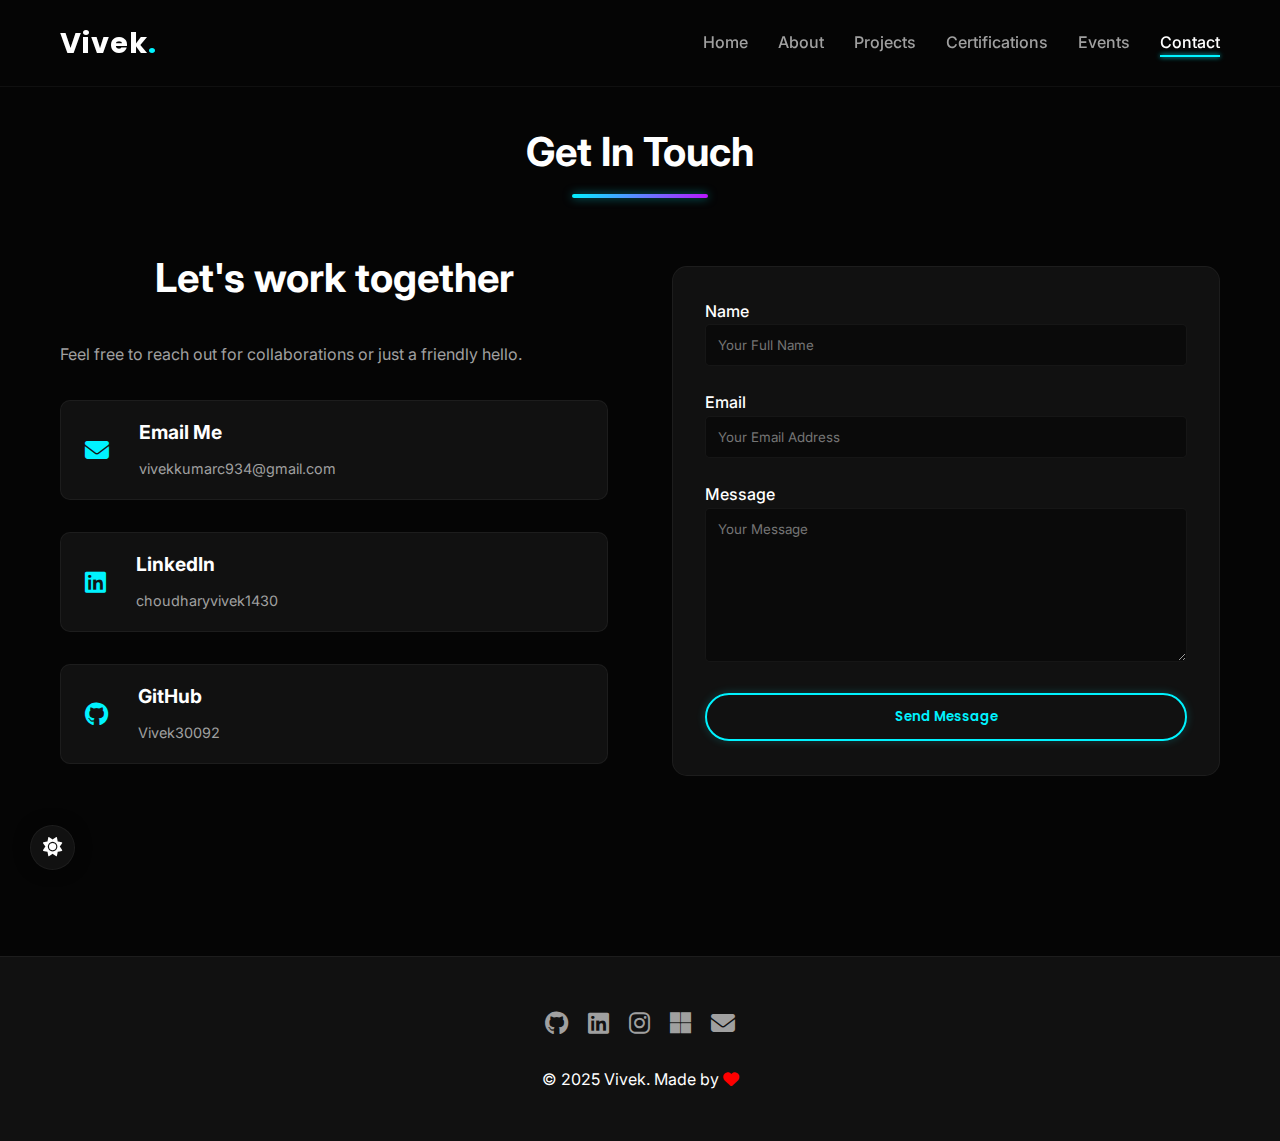
<file: contact.html>
<!DOCTYPE html>
<html lang="en">

<head>
    <meta charset="UTF-8">
    <meta name="viewport" content="width=device-width, initial-scale=1.0">
    <title>Contact | Vivek</title>
    <!-- Favicons -->
    <link rel="icon" type="image/png" sizes="16x16" href="assets/images/favicons/icons8-robot-head-flat-icons-16.png">
    <link rel="icon" type="image/png" sizes="32x32" href="assets/images/favicons/icons8-robot-head-flat-icons-32.png">
    <link rel="icon" type="image/png" sizes="96x96" href="assets/images/favicons/icons8-robot-head-flat-icons-96.png">

    <link rel="stylesheet" href="assets/css/style.css">
    <link rel="stylesheet" href="https://cdnjs.cloudflare.com/ajax/libs/font-awesome/6.4.0/css/all.min.css">
</head>

<body>
    <nav class="navbar">
        <div class="container nav-container">
            <a href="index.html" class="logo">Vivek<span>.</span></a>
            <div class="hamburger"><i class="fa-solid fa-bars"></i></div>
            <ul class="nav-links">
                <li><a href="index.html" class="nav-link" data-i18n="nav_home">Home</a></li>
                <li><a href="about.html" class="nav-link" data-i18n="nav_about">About</a></li>
                <li><a href="projects.html" class="nav-link" data-i18n="nav_projects">Projects</a></li>
                <li><a href="certifications.html" class="nav-link" data-i18n="nav_certifications">Certifications</a>
                </li>
                <li><a href="events.html" class="nav-link" data-i18n="nav_events">Events</a></li>
                <li><a href="contact.html" class="nav-link active" data-i18n="nav_contact">Contact</a></li>
            </ul>
        </div>
    </nav>

    <section class="section contact-section">
        <div class="container">
            <h2 class="contact-section-title reveal" data-i18n="contact_title">Get In Touch</h2>
            <div class="contact-wrapper reveal">
                <div class="contact-info">
                    <h3 class="contact-subtitle" data-i18n="contact_subtitle">Let's Connect</h3>
                    <p class="contact-desc" data-i18n="contact_desc">
                        I'm currently looking for new opportunities. Whether you have a question or just want to say hi,
                        I'll try my best to get back to you!
                    </p>

                    <div class="contact-info-item">
                        <i class="fa-solid fa-envelope contact-icon"></i>
                        <div>
                            <h3 class="contact-subtitle" data-i18n="contact_email">Email</h3>
                            <a href="mailto:vivekkumarc934@gmail.com">
                                vivekkumarc934@gmail.com
                            </a>
                        </div>
                    </div>

                    <div class="contact-info-item">
                        <i class="fa-brands fa-linkedin contact-icon"></i>
                        <div>
                            <h3 class="contact-subtitle" data-i18n="contact_linkedin">LinkedIn</h3>
                            <a href="https://linkedin.com/in/choudharyvivek1430" target="_blank">
                                choudharyvivek1430
                            </a>
                        </div>
                    </div>

                    <div class="contact-info-item">
                        <i class="fa-brands fa-github contact-icon"></i>
                        <div>
                            <h3 class="contact-subtitle" data-i18n="contact_github">GitHub</h3>
                            <a href="https://github.com/Vivek30092" target="_blank">
                                Vivek30092
                            </a>
                        </div>
                    </div>
                </div>

                <form class="contact-form" action="https://api.web3forms.com/submit" method="POST">
                    <input type="hidden" name="access_key" value="ff892962-bc3a-4c5d-acea-78ff2802cfcc">
                    <!-- FormSubmit Configuration -->
                    <!-- <input type="hidden" name="_captcha" value="false"> -->
                    <input type="hidden" name="_template" value="table">
                    <input type="hidden" name="_next" value="https://vivek30092.github.io/contact.html">
                    <input type="hidden" name="_subject" value="New Submission from Portfolio!">

                    <div class="form-group">
                        <label for="name" data-i18n="form_name">Full Name</label>
                        <input type="text" id="name" name="name" class="form-input" placeholder="Your Full Name"
                            required>
                    </div>
                    <div class="form-group">
                        <label for="email" data-i18n="form_email">Email Address</label>
                        <input type="email" id="email" name="email" class="form-input" placeholder="Your Email Address"
                            required>
                    </div>
                    <div class="form-group">
                        <label for="message" data-i18n="form_message">Message</label>
                        <textarea id="message" name="message" class="form-input" rows="8" placeholder="Your Message"
                            required></textarea>
                    </div>
                    <button type="submit" class="btn btn-primary btn-glow btn-full" data-i18n="form_btn_send">Send
                        Message <i class="fa-solid fa-paper-plane" style="margin-left: 8px;"></i></button>
                </form>
            </div>
        </div>
    </section>

    <footer>
        <div class="container">
            <div class="social-icons">
                <a href="https://github.com/Vivek30092" class="social-icon"><i class="fa-brands fa-github"></i></a>
                <a href="https://www.linkedin.com/in/choudharyvivek1430/" class="social-icon"><i
                        class="fa-brands fa-linkedin"></i></a>
                <!-- <a href="#" class="social-icon"><i class="fa-brands fa-twitter"></i></a> -->
                <a href="https://www.instagram.com/vivekchoudhary_30" class="social-icon"><i
                        class="fa-brands fa-instagram"></i></a>
                <a href="https://learn.microsoft.com/en-gb/users/choudharyvivek1430" class="social-icon"><i
                        class="fa-brands fa-microsoft"></i></a>
                <a href="mailto:vivekkumarc934@gmail.com" class="social-icon"><i class="fa-solid fa-envelope"></i></a>
            </div>
            <p>&copy; 2025 <span data-i18n="footer_made_by">Vivek. Made by</span> <i class="fa-solid fa-heart"
                    style="color: red;"></i></p>
        </div>
    </footer>

    <!-- Floating Theme Toggle -->
    <button class="theme-toggle theme-toggle-floating" aria-label="Toggle Theme">
        <i class="fa-solid fa-sun"></i>
    </button>



    <div class="scroll-top"><i class="fa-solid fa-arrow-up"></i></div>
    <script src="assets/js/script.js"></script>
</body>

</html>
</file>
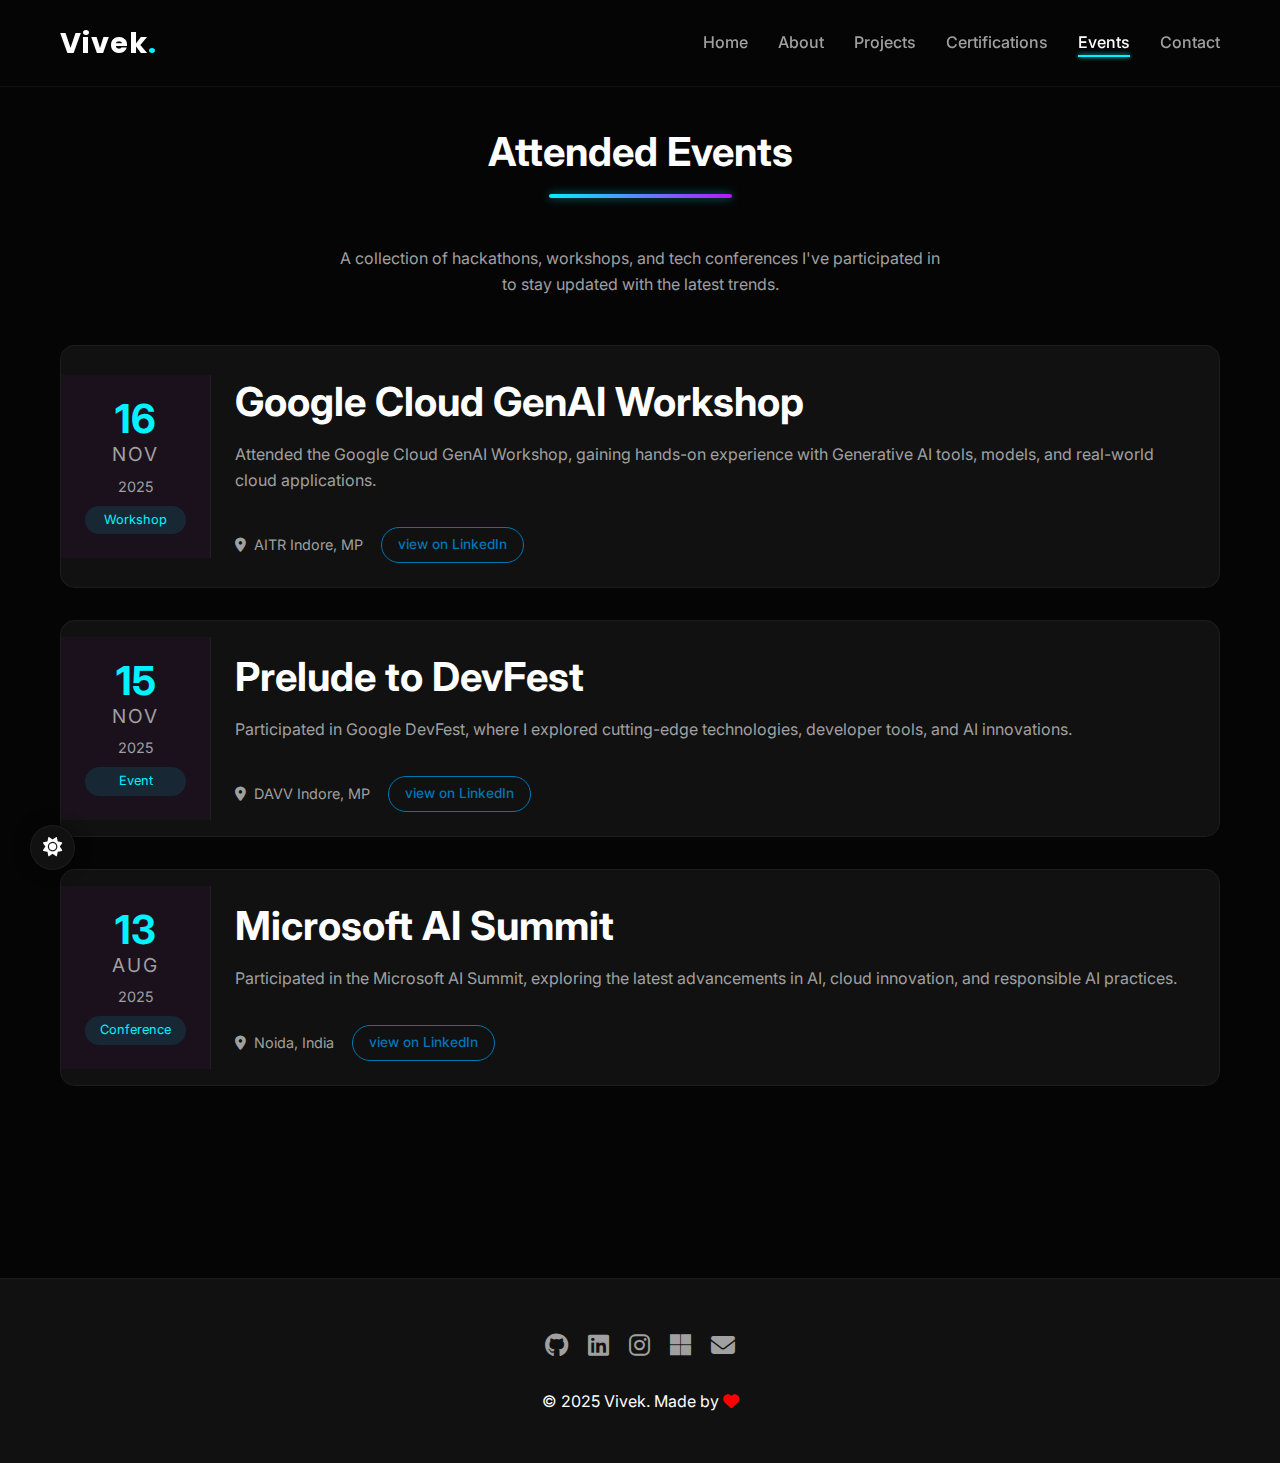
<file: events.html>
<!DOCTYPE html>
<html lang="en">

<head>
    <meta charset="UTF-8">
    <meta name="viewport" content="width=device-width, initial-scale=1.0">
    <title>Events | Vivek</title>
    <!-- Favicons -->
    <link rel="icon" type="image/png" sizes="16x16" href="assets/images/favicons/icons8-robot-head-flat-icons-16.png">
    <link rel="icon" type="image/png" sizes="32x32" href="assets/images/favicons/icons8-robot-head-flat-icons-32.png">
    <link rel="icon" type="image/png" sizes="96x96" href="assets/images/favicons/icons8-robot-head-flat-icons-96.png">

    <link rel="stylesheet" href="assets/css/style.css">
    <link rel="stylesheet" href="https://cdnjs.cloudflare.com/ajax/libs/font-awesome/6.4.0/css/all.min.css">
    <style>
        /* Event specific styles */
        .event-card {
            background: var(--bg-card);
            border-radius: 15px;
            overflow: hidden;
            margin-bottom: 2rem;
            border: 1px solid var(--border-color);
            transition: var(--transition-normal);
            display: flex;
            flex-direction: column;
        }

        @media (min-width: 768px) {
            .event-card {
                flex-direction: row;
                align-items: center;
            }

            .event-date-box {
                min-width: 150px;
                text-align: center;
                padding: 2rem;
                border-right: 1px solid var(--border-color);
                display: flex;
                flex-direction: column;
                justify-content: center;
            }

            .event-content {
                padding: 2rem;
                flex: 1;
            }
        }

        .event-card:hover {
            transform: translateY(-5px);
            border-color: var(--neon-purple);
            box-shadow: 0 0 20px rgba(188, 19, 254, 0.1);
        }

        .event-date-box {
            background: rgba(188, 19, 254, 0.05);
            padding: 1.5rem;
            text-align: center;
        }

        .event-day {
            font-size: 2.5rem;
            font-weight: 700;
            color: var(--neon-blue);
            line-height: 1;
        }

        .event-month {
            font-size: 1.2rem;
            text-transform: uppercase;
            letter-spacing: 2px;
            color: var(--text-muted);
        }

        .event-year {
            font-size: 0.9rem;
            color: var(--text-muted);
            margin-top: 5px;
        }

        .event-content {
            padding: 1.5rem;
        }

        .event-type {
            display: inline-block;
            padding: 4px 12px;
            border-radius: 20px;
            font-size: 0.8rem;
            background: rgba(0, 243, 255, 0.1);
            color: var(--neon-blue);
            margin-top: 0.5rem;
        }

        .event-location {
            color: var(--text-muted);
            font-size: 0.9rem;
            margin-top: 0.5rem;
            display: flex;
            align-items: center;
            gap: 8px;
        }

        .event-content h3 {
            text-align: left;
            left: auto;
            transform: none;
            display: block;
            margin-bottom: 0.5rem;
        }

        /* Fix centering for section title */
        .section-title {
            left: auto;
            display: table;
            margin: 0 auto 3rem auto;
        }
    </style>
</head>

<body>
    <nav class="navbar">
        <div class="container nav-container">
            <a href="index.html" class="logo">Vivek<span>.</span></a>
            <div class="hamburger"><i class="fa-solid fa-bars"></i></div>
            <ul class="nav-links">
                <li><a href="index.html" class="nav-link" data-i18n="nav_home">Home</a></li>
                <li><a href="about.html" class="nav-link" data-i18n="nav_about">About</a></li>
                <li><a href="projects.html" class="nav-link" data-i18n="nav_projects">Projects</a></li>
                <li><a href="certifications.html" class="nav-link" data-i18n="nav_certifications">Certifications</a>
                </li>
                <li><a href="events.html" class="nav-link active" data-i18n="nav_events">Events</a></li>
                <li><a href="contact.html" class="nav-link" data-i18n="nav_contact">Contact</a></li>
            </ul>
        </div>
    </nav>

    <section class="section" style="padding-top: 120px;">
        <div class="container">
            <h2 class="section-title reveal" data-i18n="events_title">Attended Events</h2>
            <p class="reveal"
                style="text-align: center; color: var(--text-muted); margin-bottom: 3rem; max-width: 600px; margin-left: auto; margin-right: auto;"
                data-i18n="events_desc">
                A collection of hackathons, workshops, and tech conferences I've participated in to stay updated with
                the latest trends.
            </p>

            <div class="events-list reveal">

                <!-- Event 1 -->
                <div class="event-card">
                    <div class="event-date-box">
                        <div class="event-day">16</div>
                        <div class="event-month">Nov</div>
                        <div class="event-year">2025</div>
                        <span class="event-type" data-i18n="event_type_workshop">Workshop</span>
                    </div>
                    <div class="event-content">
                        <h3 data-i18n="event_genai_title">Google Cloud GenAI Workshop</h3>
                        <p style="color: var(--text-muted); margin-top: 0.5rem;" data-i18n="event_genai_desc">
                            Attended the Google Cloud GenAI Workshop, gaining hands-on experience with Generative AI
                            tools, models, and real-world cloud applications. Explored practical workflows for building,
                            deploying, and optimizing AI-powered solutions on Google Cloud.
                        </p><br>
                        <div class="event-location">
                            <i class="fa-solid fa-location-dot"></i> AITR Indore, MP
                            <a class="linkdin_btn"
                                href="https://www.linkedin.com/posts/choudharyvivek1430_googlecloud-genai-ailabs-activity-7395867218674106368-EJWT?utm_source=share&utm_medium=member_desktop&rcm=ACoAADxanJsBvNMP0huosJzm__dBLymDSGdmEHo"
                                target="_blank" data-i18n="view_linkedin">view on LinkedIn </a>
                        </div>
                    </div>
                </div>

                <!-- Event 2 -->
                <div class="event-card">
                    <div class="event-date-box">
                        <div class="event-day">15</div>
                        <div class="event-month">Nov</div>
                        <div class="event-year">2025</div>
                        <span class="event-type" data-i18n="event_type_event">Event</span>
                    </div>
                    <div class="event-content">
                        <h3 data-i18n="event_devfest_title">Prelude to DevFest</h3>
                        <p style="color: var(--text-muted); margin-top: 0.5rem;" data-i18n="event_devfest_desc">
                            Participated in Google DevFest, where I explored cutting-edge technologies, developer tools,
                            and AI innovations. Gained hands-on experience through sessions, networking, and real-world
                            tech insights.
                        </p><br>
                        <div class="event-location">
                            <i class="fa-solid fa-location-dot"></i> DAVV Indore, MP
                            <a class="linkdin_btn"
                                href="https://www.linkedin.com/posts/choudharyvivek1430_devfest-gdgindore-aiunplugged-activity-7395515462207418368-aozQ?utm_source=share&utm_medium=member_desktop&rcm=ACoAADxanJsBvNMP0huosJzm__dBLymDSGdmEHo"
                                target="_blank" data-i18n="view_linkedin">view on LinkedIn </a>

                        </div>
                    </div>
                </div>

                <!-- Event 3 -->
                <div class="event-card">
                    <div class="event-date-box">
                        <div class="event-day">13</div>
                        <div class="event-month">Aug</div>
                        <div class="event-year">2025</div>
                        <span class="event-type" data-i18n="event_type_conf">Conference</span>
                    </div>
                    <div class="event-content">
                        <h3 data-i18n="event_ms_summit_title">Microsoft AI Summit</h3>
                        <p style="color: var(--text-muted); margin-top: 0.5rem;" data-i18n="event_ms_summit_desc">
                            Participated in the Microsoft AI Summit, exploring the latest advancements in AI, cloud
                            innovation, and responsible AI practices. Gained valuable insights into building
                            intelligent, scalable solutions using Microsoft’s cutting-edge AI ecosystem.
                        </p><br>
                        <div class="event-location">
                            <i class="fa-solid fa-location-dot"></i> Noida, India
                            <a class="linkdin_btn"
                                href="https://www.linkedin.com/posts/choudharyvivek1430_noida-microsoftaisummit-azureai-activity-7350935908965056513-aA_H?utm_source=share&utm_medium=member_desktop&rcm=ACoAADxanJsBvNMP0huosJzm__dBLymDSGdmEHo"
                                target="_blank" data-i18n="view_linkedin">view on LinkedIn </a>
                        </div>
                    </div>
                </div>

            </div>
        </div>
    </section>

    <footer>
        <div class="container">
            <div class="social-icons">
                <a href="https://github.com/Vivek30092" class="social-icon"><i class="fa-brands fa-github"></i></a>
                <a href="https://www.linkedin.com/in/choudharyvivek1430/" class="social-icon"><i
                        class="fa-brands fa-linkedin"></i></a>
                <!-- <a href="#" class="social-icon"><i class="fa-brands fa-twitter"></i></a> -->
                <a href="https://www.instagram.com/vivekchoudhary_30" class="social-icon"><i
                        class="fa-brands fa-instagram"></i></a>
                <a href="https://learn.microsoft.com/en-gb/users/choudharyvivek1430" class="social-icon"><i
                        class="fa-brands fa-microsoft"></i></a>
                <a href="mailto:vivekkumarc934@gmail.com" class="social-icon"><i class="fa-solid fa-envelope"></i></a>
            </div>
            <p>&copy; 2025 <span data-i18n="footer_made_by">Vivek. Made by</span> <i class="fa-solid fa-heart"
                    style="color: red;"></i></p>
        </div>
    </footer>

    <!-- Floating Theme Toggle -->
    <button class="theme-toggle theme-toggle-floating" aria-label="Toggle Theme">
        <i class="fa-solid fa-sun"></i>
    </button>



    <div class="scroll-top"><i class="fa-solid fa-arrow-up"></i></div>
    <script src="assets/js/script.js"></script>
</body>

</html>
</file>
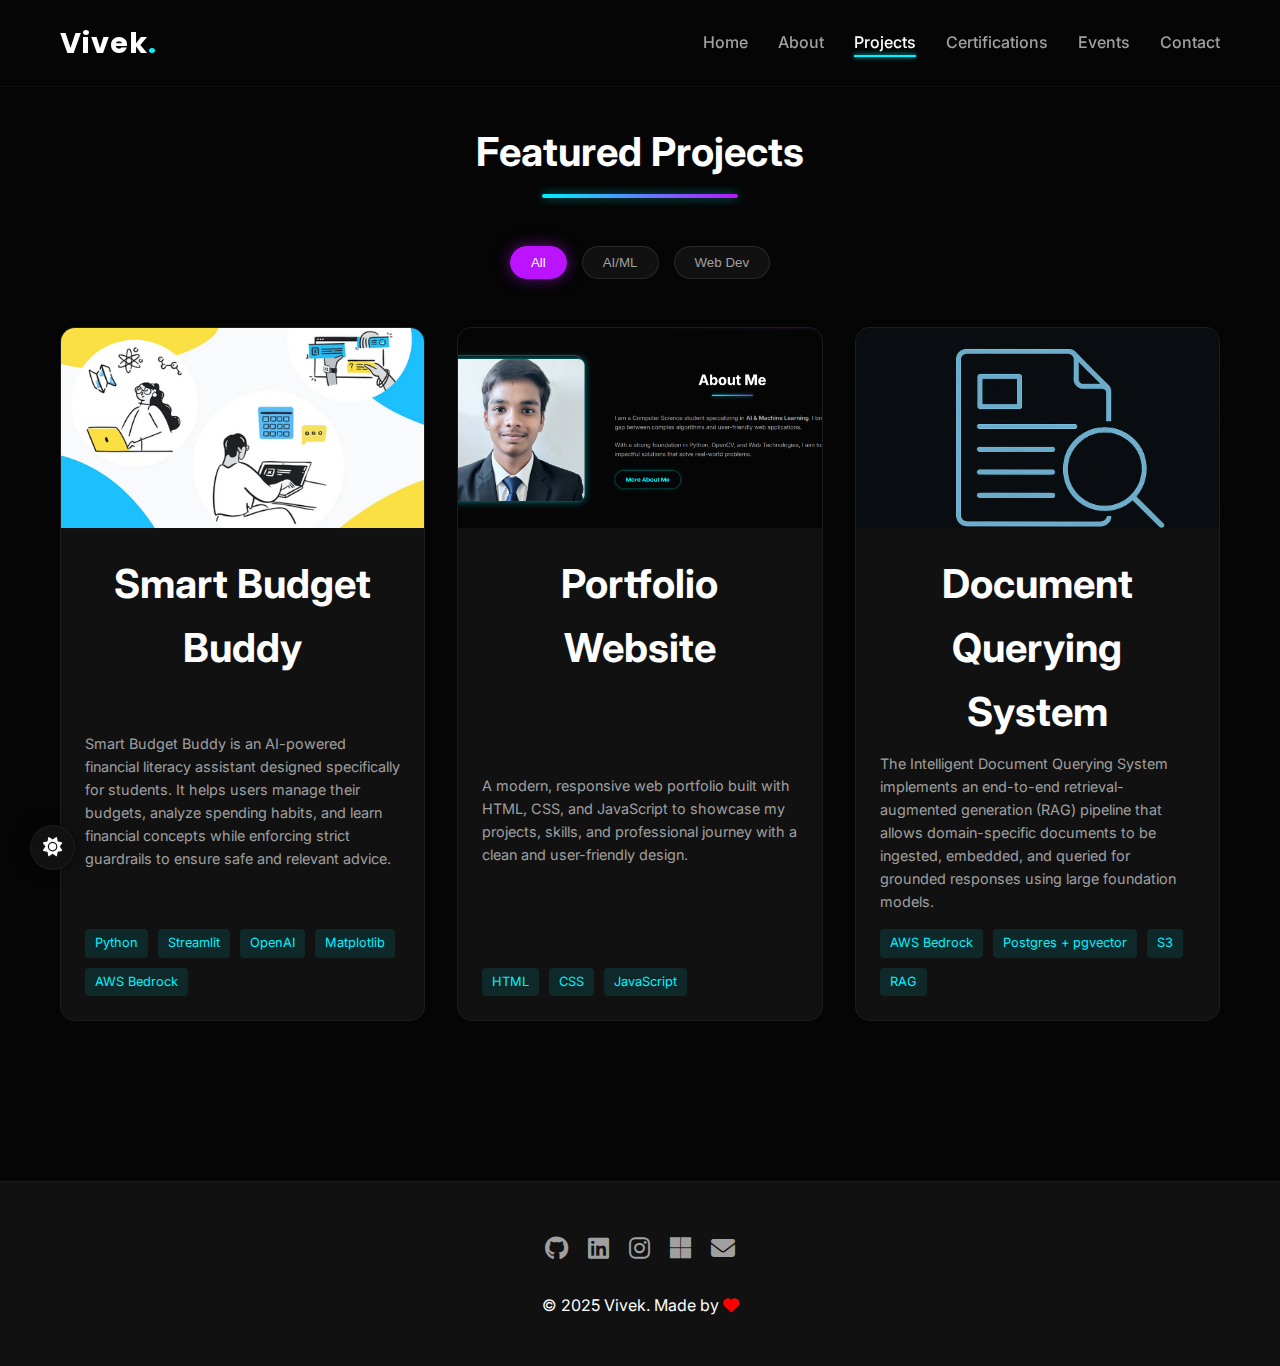
<file: projects.html>
<!DOCTYPE html>
<html lang="en">

<head>
    <meta charset="UTF-8">
    <meta name="viewport" content="width=device-width, initial-scale=1.0">
    <title>Projects | Vivek</title>
    <!-- Favicons -->
    <link rel="icon" type="image/png" sizes="16x16" href="assets/images/favicons/icons8-robot-head-flat-icons-16.png">
    <link rel="icon" type="image/png" sizes="32x32" href="assets/images/favicons/icons8-robot-head-flat-icons-32.png">
    <link rel="icon" type="image/png" sizes="96x96" href="assets/images/favicons/icons8-robot-head-flat-icons-96.png">

    <link rel="stylesheet" href="assets/css/style.css">
    <link rel="stylesheet" href="https://cdnjs.cloudflare.com/ajax/libs/font-awesome/6.4.0/css/all.min.css">
    <style>
        /* Modal Styles */
        .modal {
            display: none;
            position: fixed;
            z-index: 2000;
            left: 0;
            top: 0;
            width: 100%;
            height: 100%;
            background-color: rgba(0, 0, 0, 0.9);
            overflow: auto;
            backdrop-filter: blur(5px);
        }

        .modal-content {
            background-color: var(--bg-card);
            margin: 10% auto;
            padding: 2rem;
            border: 1px solid var(--neon-blue);
            width: 80%;
            max-width: 800px;
            border-radius: 15px;
            position: relative;
            box-shadow: 0 0 30px var(--neon-glow-blue);
            animation: modalOpen 0.4s ease;
        }

        @keyframes modalOpen {
            from {
                opacity: 0;
                transform: translateY(-50px);
            }

            to {
                opacity: 1;
                transform: translateY(0);
            }
        }

        .close-modal {
            color: var(--text-muted);
            float: right;
            font-size: 28px;
            font-weight: bold;
            cursor: pointer;
            transition: 0.3s;
        }

        .close-modal:hover {
            color: var(--neon-purple);
        }

        .modal-img {
            width: 100%;
            height: 300px;
            object-fit: cover;
            border-radius: 10px;
            margin-bottom: 1.5rem;
            background: #222;
        }

        /* Fix centering for section title */
        .section-title {
            left: auto;
            display: table;
            margin: 0 auto 3rem auto;
        }
    </style>
</head>

<body>
    <nav class="navbar">
        <div class="container nav-container">
            <a href="index.html" class="logo">Vivek<span>.</span></a>
            <div class="hamburger"><i class="fa-solid fa-bars"></i></div>
            <ul class="nav-links">
                <li><a href="index.html" class="nav-link" data-i18n="nav_home">Home</a></li>
                <li><a href="about.html" class="nav-link" data-i18n="nav_about">About</a></li>
                <li><a href="projects.html" class="nav-link active" data-i18n="nav_projects">Projects</a></li>
                <li><a href="certifications.html" class="nav-link" data-i18n="nav_certifications">Certifications</a>
                </li>
                <li><a href="events.html" class="nav-link" data-i18n="nav_events">Events</a></li>
                <li><a href="contact.html" class="nav-link" data-i18n="nav_contact">Contact</a></li>
            </ul>
        </div>
    </nav>

    <section class="section" style="padding-top: 120px;">
        <div class="container">
            <h2 class="section-title reveal" data-i18n="projects_title">My Projects</h2>

            <div class="filter-buttons reveal">
                <button class="filter-btn active" data-filter="all">All</button>
                <button class="filter-btn" data-filter="ai">AI/ML</button>
                <button class="filter-btn" data-filter="web">Web Dev</button>
            </div>

            <div class="projects-grid reveal">

                <!-- Projects will be loaded dynamically via assets/js/projects-data.js and script.js -->

            </div>
        </div>
    </section>

    <!-- Project Modal -->
    <div id="projectModal" class="modal">
        <div class="modal-content">
            <span class="close-modal">&times;</span>
            <div class="modal-img-container">
                <!-- Image injected via JS -->
            </div>
            <h2 id="modalTitle" style="margin-bottom: 1rem; color: var(--neon-blue);">Project Title</h2>
            <p id="modalDesc" style="margin-bottom: 1.5rem; color: var(--text-muted);">Description goes here...</p>
            <div style="margin-bottom: 2rem;">
                <strong>Technologies:</strong> <span id="modalTech" style="color: var(--neon-purple);">Tech Stack</span>
            </div>
            <div class="modal-buttons">
                <a href="#" class="btn btn-primary">Live Demo</a>
                <a href="#" class="btn btn-secondary">GitHub Repo</a>
            </div>
        </div>
    </div>

    <footer>
        <div class="container">
            <div class="social-icons">
                <a href="https://github.com/Vivek30092" class="social-icon"><i class="fa-brands fa-github"></i></a>
                <a href="https://www.linkedin.com/in/choudharyvivek1430/" class="social-icon"><i
                        class="fa-brands fa-linkedin"></i></a>
                <!-- <a href="#" class="social-icon"><i class="fa-brands fa-twitter"></i></a> -->
                <a href="https://www.instagram.com/vivekchoudhary_30" class="social-icon"><i
                        class="fa-brands fa-instagram"></i></a>
                <a href="https://learn.microsoft.com/en-gb/users/choudharyvivek1430" class="social-icon"><i
                        class="fa-brands fa-microsoft"></i></a>
                <a href="mailto:vivekkumarc934@gmail.com" class="social-icon"><i class="fa-solid fa-envelope"></i></a>
            </div>
            <p>&copy; 2025 <span data-i18n="footer_made_by">Vivek. Made by</span> <i class="fa-solid fa-heart"
                    style="color: red;"></i></p>
        </div>
    </footer>

    <!-- Floating Theme Toggle -->
    <button class="theme-toggle theme-toggle-floating" aria-label="Toggle Theme">
        <i class="fa-solid fa-sun"></i>
    </button>



    <div class="scroll-top"><i class="fa-solid fa-arrow-up"></i></div>
    <script>
        const projectsData = [
            {
                id: "smart-budget-buddy",
                category: "ai",
                img: "assets/images/project/Capstone_project.png",
                modalImg: "assets/images/project/smart_learning_agent.png",
                title: "Smart Budget Buddy",
                fullTitle: "Smart Budget Buddy — AI-Powered Personal Finance Assistant",
                shortDesc: "Smart Budget Buddy is an AI-powered financial literacy assistant designed specifically for students. It helps users manage their budgets, analyze spending habits, and learn financial concepts while enforcing strict guardrails to ensure safe and relevant advice.",
                fullDesc: "Smart Budget Buddy is an intelligent, agent-driven budgeting assistant designed to help users manage their finances effortlessly. The system analyzes spending patterns, categorizes expenses, tracks budgets, and provides personalized financial insights in real time. Built with a multi-agent architecture, Smart Budget Buddy automates tasks like budget planning, savings recommendations, and expense forecasting. The interface is deployed using Streamlit, ensuring a fast, interactive, and user-friendly experience. The project integrates AI agents, LLMs, data processing pipelines, and real-time analytics to deliver actionable advice and empower users to make smarter financial decisions.",
                tech: ["Python", "Streamlit", "OpenAI", "Matplotlib", "AWS Bedrock"],
                repo: "https://github.com/Vivek30092/smart_budget_buddy-Kaggle-capstone-project.git", target: "_blank",
                demo: "#"
            },
            {
                id: "portfolio-website",
                category: "web",
                img: "assets/images/project/image.png",
                modalImg: "assets/images/project/image.png",
                title: "Portfolio Website",
                fullTitle: "Portfolio Website",
                shortDesc: "A modern, responsive web portfolio built with HTML, CSS, and JavaScript to showcase my projects, skills, and professional journey with a clean and user-friendly design.",
                fullDesc: "A responsive and modern personal portfolio designed to showcase projects, skills, and experience with a clean UI.",
                tech: ["HTML", "CSS", "JavaScript"],
                repo: "https://github.com/Vivek30092/Vivek30092.github.io", target: "_blank",
                demo: "https://vivek30092.github.io/"
            },
            {
                id: "Intelligent Document Querying System",
                category: "ai",
                img: "assets/images/project/Intelligent_Document_Querying_System.png",
                modalImg: "assets/images/project/successful_data_sync_from_the_AWS_console.png",
                title: "Document Querying System",
                fullTitle: "Intelligent Document Querying System",
                shortDesc: "The Intelligent Document Querying System implements an end-to-end retrieval-augmented generation (RAG) pipeline that allows domain-specific documents to be ingested, embedded, and queried for grounded responses using large foundation models.",
                fullDesc: "The Intelligent Document Querying System is a full-fledged Retrieval-Augmented Generation (RAG) solution designed to make domain-specific knowledge instantly accessible and actionable. It supports seamless ingestion of documents, transforms them into high-quality vector embeddings, and stores them in an efficient retrieval database. When a user asks a question, the system retrieves the most relevant context and generates grounded, accurate responses using advanced large foundation models. Whether working with technical manuals, research papers, or organizational knowledge bases, this system ensures precise, context-aware answers backed by the original source content. It enhances information retrieval, reduces manual search time, and provides reliable insights tailored to specialized domains.",
                tech: ["AWS Bedrock", "Postgres + pgvector", "S3", "RAG"],
                repo: "https://github.com/Vivek30092/udacity-aws-ai-engineer-projects.git",
                demo: "#"
            },
            // {
            //     id: "sentiment-analysis",
            //     category: "ai",
            //     img: "assets/images/project4.jpg",
            //     modalImg: "assets/images/project4.jpg",
            //     title: "Sentiment Analysis",
            //     fullTitle: "Sentiment Analysis",
            //     shortDesc: "NLP based sentiment classifier.",
            //     fullDesc: "NLP project to analyze sentiment of movie reviews using NLTK and Scikit-learn.",
            //     tech: ["Python", "NLTK", "Scikit-learn"],
            //     repo: "https://github.com/Vivek30092/Sentiment-Analysis",
            //     demo: "#"
            // }
        ];
    </script>
    <script src="assets/js/script.js"></script>
</body>

</html>
</file>
<file: assets/css/style.css>
/* 
 * Portfolio Theme - Black & Neon
 * Author: Vivek
 */

/* Google Fonts */
@import url('https://fonts.googleapis.com/css2?family=Inter:wght@300;400;500;600;700&family=Poppins:wght@400;500;600;700;800&family=Fira+Code:wght@400;500&display=swap');

:root {
    /* Colors */
    --bg-color: #050505;
    --bg-secondary: #0a0a0a;
    --bg-card: #111111;
    --bg-card-hover: #161616;

    --text-main: #ffffff;
    --text-muted: #a0a0a0;

    /* Neon Accents */
    --neon-blue: #00f3ff;
    --neon-purple: #bc13fe;
    --neon-glow-blue: rgba(0, 243, 255, 0.5);
    --neon-glow-purple: rgba(188, 19, 254, 0.5);

    /* Gradients */
    --gradient-main: linear-gradient(135deg, var(--neon-blue), var(--neon-purple));
    --gradient-text: linear-gradient(to right, var(--neon-blue), var(--neon-purple));

    /* Typography */
    --font-heading: 'Poppins', sans-serif;
    --font-body: 'Inter', sans-serif;
    --font-code: 'Fira Code', monospace;

    /* Transitions */
    --transition-fast: 0.2s ease;
    --transition-normal: 0.3s ease-in-out;

    /* Borders */
    --border-color: rgba(255, 255, 255, 0.05);
    --border-color-hover: rgba(255, 255, 255, 0.1);

    /* Navbar Background */
    --bg-navbar: rgba(5, 5, 5, 0.8);
}

[data-theme="light"] {
    --bg-color: #ffffff;
    --bg-secondary: #f8f9fa;
    --bg-card: #ffffff;
    --bg-card-hover: #f0f0f0;

    --text-main: #1a1a1a;
    --text-muted: #555555;

    --border-color: #000000;
    --border-color-hover: #333333;

    /* Light Mode Specific Colors (Royal Blue & Deep Purple) */
    --neon-blue: #0066cc;
    --neon-purple: #7c3aed;

    /* Subtle Shadows for Light Mode instead of strong glows */
    --neon-glow-blue: rgba(0, 102, 204, 0.15);
    --neon-glow-purple: rgba(124, 58, 237, 0.15);

    /* Navbar Background for Light Mode */
    --bg-navbar: rgba(255, 255, 255, 0.85);
}



/* Reset */
* {
    margin: 0;
    padding: 0;
    box-sizing: border-box;
}

html {
    scroll-behavior: smooth;
    overflow-x: hidden;
    width: 100%;
}

body {
    background-color: var(--bg-color);
    color: var(--text-main);
    font-family: var(--font-body);
    line-height: 1.6;
    overflow-x: hidden;
    width: 100%;
    position: relative;
}

a {
    text-decoration: none;
    color: inherit;
    transition: var(--transition-normal);
}

ul {
    list-style: none;
}

img {
    max-width: 100%;
    display: block;
}

/* Typography */
h1,
h2,
h3,
h4,
h5,
h6 {
    font-size: 2.5rem;
    text-align: center;
    margin-bottom: 3rem;
    position: relative;
    display: inline-block;
    left: 50%;
    transform: translateX(-50%);
}

.section-title::after {
    content: '';
    display: block;
    width: 60%;
    height: 4px;
    background: var(--gradient-main);
    margin: 10px auto 0;
    border-radius: 2px;
    box-shadow: 0 0 10px var(--neon-glow-blue);
}

.gradient-text {
    background: var(--gradient-text);
    -webkit-background-clip: text;
    background-clip: text;
    color: transparent;
    display: inline-block;
}

/* Layout */
.container {
    max-width: 1200px;
    margin: 0 auto;
    padding: 0 20px;
}

.section {
    padding: 80px 0;
}

/* Mobile-Specific Adjustment for About Page */
.mobile-only-img,
.mobile-break {
    display: none;
}

@media screen and (max-width: 375px) {
    .about-grid {
        display: block;
        /* Stack vertically */
    }

    .desktop-only-img {
        display: none !important;
    }

    .mobile-only-img {
        display: block !important;
        width: 320px !important;
        height: 320px !important;
        margin: 0 auto 2rem auto;
    }

    .mobile-break {
        display: block;
    }

    .about-img-container {
        width: 320px !important;
        height: 320px !important;
    }
}

/* Navbar */
.navbar {
    position: fixed;
    top: 0;
    left: 0;
    width: 100%;
    padding: 20px 0;
    background: var(--bg-navbar);
    backdrop-filter: blur(10px);
    z-index: 1000;
    border-bottom: 1px solid var(--border-color);
}

.nav-container {
    display: flex;
    justify-content: space-between;
    align-items: center;
}

.logo {
    font-size: 1.8rem;
    font-weight: 700;
    font-family: var(--font-heading);
    letter-spacing: 1px;
}

.logo span {
    color: var(--neon-blue);
}

.nav-links {
    display: flex;
    gap: 30px;
}

.nav-link {
    font-size: 1rem;
    font-weight: 500;
    color: var(--text-muted);
    position: relative;
}

.nav-link:hover,
.nav-link.active {
    color: var(--text-main);
}

.nav-link::after {
    content: '';
    position: absolute;
    bottom: -5px;
    left: 0;
    width: 0;
    height: 2px;
    background: var(--neon-blue);
    transition: var(--transition-normal);
    box-shadow: 0 0 5px var(--neon-blue);
}

.nav-link:hover::after,
.nav-link.active::after {
    width: 100%;
}

.hamburger {
    display: none;
    cursor: pointer;
    font-size: 1.5rem;
    color: var(--text-main);
}

/* Theme Toggle */
.theme-toggle {
    background: transparent;
    border: none;
    color: var(--text-main);
    font-size: 1.2rem;
    cursor: pointer;
    transition: var(--transition-normal);
    padding: 0 15px;
    display: flex;
    align-items: center;
}

.theme-toggle:hover {
    color: var(--neon-blue);
    transform: rotate(15deg);
}

/* Buttons */
.btn {
    display: inline-block;
    padding: 12px 30px;
    border-radius: 50px;
    font-weight: 600;
    font-family: var(--font-heading);
    cursor: pointer;
    transition: var(--transition-normal);
    position: relative;
    overflow: hidden;
    z-index: 1;
}

.btn-primary {
    background: transparent;
    border: 2px solid var(--neon-blue);
    color: var(--neon-blue);
    box-shadow: 0 0 10px rgba(0, 243, 255, 0.2);
}

.btn-primary:hover {
    background: var(--neon-blue);
    color: #000;
    box-shadow: 0 0 20px var(--neon-glow-blue);
}

.btn-secondary {
    background: transparent;
    border: 2px solid var(--neon-purple);
    color: var(--neon-purple);
    margin-left: 15px;
    box-shadow: 0 0 10px rgba(188, 19, 254, 0.2);
}

.btn-secondary:hover {
    background: var(--neon-purple);
    color: #fff;
    box-shadow: 0 0 20px var(--neon-glow-purple);
}

.btn-glow {
    position: relative;
}

/* Hero Section */
.hero {
    height: 100vh;
    display: flex;
    align-items: center;
    justify-content: center;
    text-align: center;
    position: relative;
    overflow: hidden;
}

.hero-bg {
    position: absolute;
    top: 0;
    left: 0;
    width: 100%;
    height: 100%;
    z-index: -1;
    background: radial-gradient(circle at 20% 20%, rgba(0, 243, 255, 0.1) 0%, transparent 40%),
        radial-gradient(circle at 80% 80%, rgba(188, 19, 254, 0.1) 0%, transparent 40%);
}

.hero-content h1 {
    font-size: 4rem;
    margin-bottom: 1rem;
    font-weight: 800;
}

.hero-content h2 {
    font-size: 2rem;
    text-align: auto;
    color: var(--text-muted);
    margin-bottom: 2rem;
    font-weight: 400;
}

.scroll-down {
    position: absolute;
    bottom: 30px;
    left: 50%;
    transform: translateX(-50%);
    animation: bounce 2s infinite;
    color: var(--text-muted);
    font-size: 1.5rem;
}

@keyframes bounce {

    0%,
    20%,
    50%,
    80%,
    100% {
        transform: translate(-50%, 0);
    }

    40% {
        transform: translate(-50%, -10px);
    }

    60% {
        transform: translate(-50%, -5px);
    }
}

/* About Section */
.about-grid {
    display: grid;
    grid-template-columns: 1fr 1.5fr;
    gap: 4rem;
    align-items: center;
}

.about-img-container {
    position: relative;
    width: 400px;
    height: 400px;
    margin: 0 auto;
}

.about-img {
    width: 100%;
    height: 100%;
    object-fit: cover;
    border-radius: 20px;
    border: 2px solid var(--neon-blue);
    box-shadow: 0 0 20px var(--neon-glow-blue);
    position: relative;
    z-index: 2;
    background: #222;
    /* Placeholder color */
}

.about-img-glow {
    position: absolute;
    top: -10px;
    left: -10px;
    width: 100%;
    height: 100%;
    border-radius: 20px;
    border: 2px solid var(--neon-purple);
    z-index: 1;
    transition: var(--transition-normal);
}

.about-img-container:hover .about-img-glow {
    top: 10px;
    left: 10px;
}

/* Timeline Section (Horizontal) */
.timeline {
    margin-top: 2rem;
    display: flex;
    justify-content: center;
    gap: 1.5rem;
    flex-wrap: wrap;
}

.timeline-item {
    background: var(--bg-card);
    padding: 1rem;
    border-radius: 10px;
    border: 1px solid var(--border-color);
    flex: 1;
    min-width: 200px;
    text-align: center;
    transition: var(--transition-normal);
}

.timeline-item:hover {
    border-color: var(--neon-blue);
    transform: translateY(-5px);
}

.timeline-item::before {
    display: none;
}

.timeline-date {
    font-size: 0.85rem;
    color: var(--neon-blue);
    margin-bottom: 0.5rem;
    font-family: var(--font-code);
    display: block;
}

.timeline-item h4 {
    font-size: 1.1rem;
    margin-bottom: 0.5rem;
    left: auto;
    transform: none;
    display: block;
    text-align: center;
}

/* Skills Section */
.skills-container {
    display: grid;
    grid-template-columns: repeat(auto-fit, minmax(250px, 1fr));
    gap: 2rem;
    justify-content: center;
}

.skill-card {
    background: var(--bg-card);
    padding: 2rem;
    border-radius: 15px;
    text-align: center;
    transition: var(--transition-normal);
    border: 1px solid var(--border-color);
}

.skill-card:hover {
    transform: translateY(-10px);
    border-color: var(--neon-blue);
    box-shadow: 0 10px 30px rgba(0, 0, 0, 0.2), 0 0 15px var(--neon-glow-blue);
}

.skill-icon {
    font-size: 3rem;
    margin-bottom: 1rem;
    color: var(--neon-blue);
}

.skill-name {
    font-size: 1.2rem;
    font-weight: 600;
    margin-bottom: 1rem;
}

.progress-bar {
    width: 100%;
    height: 6px;
    background: #333;
    border-radius: 3px;
    overflow: hidden;
}

.progress {
    height: 100%;
    background: var(--gradient-main);
    width: 0;
    /* Animated via JS */
    transition: width 1.5s ease-in-out;
}

/* Tech Stack Grid */
/* Tech Stack Columns */
.tech-categories-container {
    display: grid;
    grid-template-columns: repeat(4, 1fr);
    gap: 25px;
    width: 100%;
}

.tech-category-column {
    display: flex;
    flex-direction: column;
    align-items: center;
    background: rgba(17, 17, 17, 0.4);
    /* Slightly transparent card bg */
    border: 1px solid var(--border-color);
    border-radius: 16px;
    padding: 1.5rem 1rem;
    height: 100%;
    transition: var(--transition-normal);
}

.tech-category-column:hover {
    border-color: rgba(255, 255, 255, 0.2);
    box-shadow: 0 10px 30px rgba(0, 0, 0, 0.3);
}

.tech-category-title {
    font-size: 1.25rem;
    color: var(--neon-blue);
    margin: 0 0 1.5rem 0;
    text-align: center;
    width: 100%;
    font-family: var(--font-heading);
    position: relative;
    padding-bottom: 15px;
    white-space: nowrap;
}

.tech-category-title::after {
    content: '';
    position: absolute;
    bottom: 5px;
    left: 50%;
    transform: translateX(-50%);
    width: 40px;
    height: 2px;
    background: var(--neon-purple);
    border-radius: 2px;
}

.tech-stack-grid {
    display: grid;
    grid-template-columns: repeat(auto-fill, minmax(80px, 1fr));
    gap: 15px;
    justify-content: center;
    width: 100%;
}

.tech-card {
    background: var(--bg-card);
    padding: 1rem 0.5rem;
    border-radius: 10px;
    display: flex;
    flex-direction: column;
    align-items: center;
    justify-content: center;
    border: 1px solid var(--border-color);
    transition: var(--transition-normal);
    height: 100%;
}

.tech-icon-container {
    width: 50px;
    height: 50px;
    display: flex;
    align-items: center;
    justify-content: center;
    margin-bottom: 0.8rem;
}

.tech-name {
    font-size: 0.8rem;
    font-weight: 500;
    color: var(--text-muted);
    text-align: center;
    line-height: 1.2;
}

/* Responsive Tech Stack */
@media (max-width: 1024px) {
    .tech-categories-container {
        grid-template-columns: repeat(2, 1fr);
        gap: 30px;
    }
}

@media (max-width: 600px) {
    .tech-categories-container {
        grid-template-columns: 1fr;
    }
}

.tech-card {
    background: var(--bg-card);
    padding: 1.5rem 1rem;
    border-radius: 12px;
    display: flex;
    flex-direction: column;
    align-items: center;
    justify-content: center;
    border: 1px solid var(--border-color);
    transition: var(--transition-normal);
    height: 100%;
}

.tech-card:hover {
    transform: translateY(-5px);
    border-color: var(--neon-blue);
    box-shadow: 0 5px 15px rgba(0, 243, 255, 0.1);
}

.tech-icon-container {
    width: 60px;
    height: 60px;
    display: flex;
    align-items: center;
    justify-content: center;
    margin-bottom: 1rem;
}

.tech-icon-img {
    max-width: 100%;
    max-height: 100%;
    object-fit: contain;
    filter: drop-shadow(0 0 2px rgba(255, 255, 255, 0.1));
}

.tech-name {
    font-size: 0.9rem;
    font-weight: 500;
    color: var(--text-muted);
    text-align: center;
    line-height: 1.2;
}

.tech-card:hover .tech-name {
    color: var(--text-main);
}

/* Projects Section */
.filter-buttons {
    display: flex;
    justify-content: center;
    gap: 15px;
    margin-bottom: 3rem;
    flex-wrap: wrap;
}

.filter-btn {
    background: var(--bg-card);
    border: 1px solid var(--border-color-hover);
    color: var(--text-muted);
    padding: 8px 20px;
    border-radius: 30px;
    cursor: pointer;
    transition: var(--transition-normal);
}

.filter-btn:hover,
.filter-btn.active {
    background: var(--neon-purple);
    color: #fff;
    border-color: var(--neon-purple);
    box-shadow: 0 0 15px var(--neon-glow-purple);
}

.projects-grid {
    display: grid;
    grid-template-columns: repeat(auto-fit, minmax(300px, 1fr));
    gap: 2rem;
    justify-content: center;
}

.project-card {
    background: var(--bg-card);
    border-radius: 15px;
    overflow: hidden;
    border: 1px solid var(--border-color);
    transition: var(--transition-normal);
    position: relative;
    display: flex;
    flex-direction: column;
    height: 100%;
}

.project-card:hover {
    transform: translateY(-10px);
    border-color: var(--neon-blue);
    box-shadow: 0 0 20px rgba(0, 0, 0, 0.5);
}

.project-img {
    height: 200px;
    background: #222;
    position: relative;
    overflow: hidden;
}

.project-img img {
    width: 100%;
    height: 100%;
    object-fit: cover;
    transition: transform 0.5s ease;
}

.project-card:hover .project-img img {
    transform: scale(1.1);
}

.project-overlay {
    position: absolute;
    top: 0;
    left: 0;
    width: 100%;
    height: 100%;
    background: rgba(0, 0, 0, 0.8);
    display: flex;
    flex-direction: column;
    justify-content: center;
    align-items: center;
    opacity: 0;
    transition: var(--transition-normal);
    gap: 15px;
}

.project-card:hover .project-overlay {
    opacity: 1;
}

.project-info {
    padding: 1.5rem;
    flex: 1;
    display: flex;
    flex-direction: column;
    justify-content: space-between;
}

.project-info h3 {
    margin-bottom: 0.5rem;
    color: var(--text-main);
}

.project-tech {
    display: flex;
    gap: 10px;
    margin-top: 1rem;
    flex-wrap: wrap;
}

.tech-tag {
    font-size: 0.8rem;
    color: var(--neon-blue);
    background: rgba(0, 243, 255, 0.1);
    padding: 4px 10px;
    border-radius: 4px;
}

/* Certifications Section */
.cert-grid {
    display: grid;
    grid-template-columns: repeat(auto-fit, minmax(280px, 1fr));
    gap: 2rem;
}

.cert-card {
    background: var(--bg-card);
    padding: 2rem;
    border-radius: 15px;
    border: 1px solid var(--border-color);
    border-left: 4px solid var(--neon-purple);
    transition: var(--transition-normal);
}

.cert-card:hover {
    background: var(--bg-card-hover);
    transform: translateX(10px);
    box-shadow: 0 0 20px rgba(188, 19, 254, 0.1);
}

.cert-platform {
    color: var(--text-muted);
    font-size: 0.9rem;
    margin-bottom: 0.5rem;
    display: block;
}

.cert-year {
    font-family: var(--font-code);
    color: var(--neon-blue);
    font-size: 0.85rem;
    margin-top: 1rem;
    display: block;
}

/* Contact Section */
.contact-wrapper {
    display: grid;
    grid-template-columns: 1fr 1fr;
    gap: 4rem;
}

.contact-section-title {
    font-size: 2.5rem;
    text-align: center;
    margin-bottom: 3rem;
    position: relative;
    display: table;
    margin-left: auto;
    margin-right: auto;
    left: auto;
    transform: none;
}

.contact-section-title::after {
    content: '';
    display: block;
    width: 60%;
    height: 4px;
    background: var(--gradient-main);
    margin: 10px auto 0;
    border-radius: 2px;
    box-shadow: 0 0 10px var(--neon-glow-blue);
}

.contact-info-item {
    height: 100px;
    display: flex;
    align-items: center;
    gap: 30px;
    margin-bottom: 2rem;
    background: var(--bg-card);
    padding: 1.5rem;
    border-radius: 10px;
    border: 1px solid var(--border-color);
    transition: var(--transition-normal);
}

.contact-info-item:hover {
    border: 1px solid var(--neon-blue);
    box-shadow: 0 0 15px var(--neon-glow-blue);
}

.contact-icon {
    font-size: 1.5rem;
    color: var(--neon-blue);
}

.contact-info-item h3 {
    font-size: 1.2rem;
    margin-bottom: 0.5rem;
    text-align: left;
    left: auto;
    transform: none;
    display: block;
    width: auto;
    color: var(--text-main);
}

.contact-info-item a {
    color: var(--text-muted);
    text-decoration: none;
    transition: var(--transition-normal);
    font-size: 0.9rem;
}

.contact-info-item a:hover {
    color: var(--neon-blue);
}

.contact-form {
    background: var(--bg-card);
    padding: 2rem;
    border-radius: 15px;
    border: 1px solid var(--border-color);
    height: 510px;
}

.form-group {
    margin-bottom: 1.5rem;
}

.form-input {
    width: 100%;
    padding: 12px;
    background: var(--bg-secondary);
    border: 1px solid var(--border-color);
    border-radius: 5px;
    color: var(--text-main);
    font-family: var(--font-body);
}

.form-input:focus {
    outline: none;
    border-color: var(--neon-purple);
    box-shadow: 0 0 10px var(--neon-glow-purple);
}

/* Utility Classes */
.contact-section {
    padding-top: 120px;
}

.contact-subtitle {
    margin-bottom: 2rem;
}

.contact-desc {
    margin-bottom: 2rem;
    color: var(--text-muted);
}

.text-muted {
    color: var(--text-muted);
    text-align: left;
}

.btn-full {
    width: 100%;
}

/* Footer */
footer {
    background: var(--bg-card);
    padding: 3rem 0;
    text-align: center;
    margin-top: 5rem;
    border-top: 1px solid var(--border-color);
}

.social-icons {
    display: flex;
    justify-content: center;
    gap: 20px;
    margin-bottom: 1.5rem;
}

.social-icon {
    font-size: 1.5rem;
    color: var(--text-muted);
    transition: var(--transition-normal);
}

.social-icon:hover {
    color: var(--neon-blue);
    transform: translateY(-5px);
    text-shadow: 0 0 10px var(--neon-blue);
}

.scroll-top {
    position: fixed;
    bottom: 30px;
    right: 30px;
    background: var(--neon-purple);
    color: #fff;
    width: 45px;
    height: 45px;
    border-radius: 50%;
    display: flex;
    align-items: center;
    justify-content: center;
    cursor: pointer;
    opacity: 0;
    visibility: hidden;
    transition: var(--transition-normal);
    z-index: 999;
    box-shadow: 0 0 15px var(--neon-glow-purple);
}

.scroll-top.active {
    opacity: 1;
    visibility: visible;
}

/* Floating Theme Toggle */
.theme-toggle-floating {
    position: fixed;
    bottom: 30px;
    left: 30px;
    background: var(--bg-card);
    color: var(--text-main);
    width: 45px;
    height: 45px;
    border-radius: 50%;
    display: flex;
    align-items: center;
    justify-content: center;
    cursor: pointer;
    border: 1px solid var(--border-color);
    box-shadow: 0 0 15px rgba(0, 0, 0, 0.5);
    z-index: 999;
    transition: var(--transition-normal);
}

.theme-toggle-floating:hover {
    color: var(--neon-blue);
    border-color: var(--neon-blue);
    box-shadow: 0 0 20px var(--neon-glow-blue);
    transform: rotate(15deg);
}



/* Responsive */
@media (max-width: 768px) {
    .hero-content h1 {
        font-size: 2.5rem;
    }

    .about-grid,
    .contact-wrapper {
        grid-template-columns: 1fr;
    }

    .nav-links {
        position: fixed;
        top: 70px;
        right: 0;
        width: 100%;
        height: calc(100vh - 70px);
        background: var(--bg-card);
        flex-direction: column;
        align-items: center;
        justify-content: center;
        transition: var(--transition-normal);
        transform: translateX(100%);
    }

    .nav-links.active {
        transform: translateX(0);
    }

    .hamburger {
        display: block;
    }
}

/* Animations */
.reveal {
    align-items: center;
    opacity: 0;
    transform: translateY(30px);
    transition: all 0.8s ease;
}

.reveal.active {
    opacity: 1;
    transform: translateY(0);
}

/* Hero Text Alignment Fix */
.hero-text h1,
.hero-text h2 {
    left: auto;
    transform: none;
    display: block;
    margin-left: auto;
    margin-right: auto;
    width: 100%;
}

/* CTA Section Alignment Fix */
.cta-section h2 {
    left: auto;
    transform: none;
    display: inline-block;
}

/* Center Tech Stack and Featured Projects Titles */
#skills .section-title,
#projects .section-title,
#about-me-section .section-title {
    left: auto;
    transform: none;
    display: inline-block;
}

.bg-card h1 {
    left: auto;
    transform: none;
    display: inline-block;
}

/* Certifications Page Styles */
.cert-scroll-container {
    width: 100%;
    overflow-x: auto;
    padding: 2rem 0;
    /* Hide scrollbar for Chrome, Safari and Opera */
    -ms-overflow-style: none;
    /* IE and Edge */
    scrollbar-width: none;
    /* Firefox */
}

.cert-scroll-container::-webkit-scrollbar {
    display: none;
}

.cert-scroll-wrapper {
    display: flex;
    gap: 2rem;
    width: max-content;
    padding: 0 1rem;
}

.cert-card-modern {
    background: var(--bg-card);
    border-radius: 15px;
    overflow: hidden;
    width: 350px;
    flex-shrink: 0;
    border: 1px solid var(--border-color);
    transition: var(--transition-normal);
    display: flex;
    flex-direction: column;
}

.cert-card-modern:hover {
    transform: translateY(-10px) scale(1.02);
    border-color: var(--neon-blue);
    box-shadow: 0 0 25px rgba(0, 243, 255, 0.15);
}

.cert-thumb {
    height: 220px;
    position: relative;
    overflow: hidden;
}

.cert-thumb img {
    width: 100%;
    height: 100%;
    object-fit: cover;
    transition: transform 0.5s ease;
}

.cert-card-modern:hover .cert-thumb img {
    transform: scale(1.1);
}

.cert-overlay {
    position: absolute;
    top: 0;
    left: 0;
    width: 100%;
    height: 100%;
    background: rgba(0, 0, 0, 0.7);
    display: flex;
    justify-content: center;
    align-items: center;
    opacity: 0;
    transition: var(--transition-normal);
}

.cert-card-modern:hover .cert-overlay {
    opacity: 1;
}

.cert-btn {
    padding: 10px 25px;
    border: 2px solid var(--neon-blue);
    color: var(--neon-blue);
    border-radius: 30px;
    font-weight: 600;
    background: transparent;
    transition: var(--transition-normal);
    box-shadow: 0 0 10px rgba(0, 243, 255, 0.2);
}

.cert-btn:hover {
    background: var(--neon-blue);
    color: #000;
    box-shadow: 0 0 20px var(--neon-glow-blue);
}

.cert-content {
    padding: 1.5rem;
    flex-grow: 1;
    display: flex;
    flex-direction: column;
}

.cert-content h3 {
    font-size: 1.2rem;
    margin-bottom: 0.5rem;
    color: var(--text-main);
    text-align: left;
    left: auto;
    transform: none;
    display: block;
}

.cert-issuer {
    color: var(--neon-purple);
    font-size: 0.9rem;
    font-weight: 600;
    margin-bottom: 0.2rem;
}

.cert-date {
    color: var(--text-muted);
    font-size: 0.8rem;
    font-family: var(--font-code);
    margin-bottom: 1rem;
}

.cert-desc {
    color: var(--text-muted);
    font-size: 0.9rem;
    line-height: 1.5;
}

/* LinkedIn Button */
.linkdin_btn {
    display: inline-block;
    padding: 6px 16px;
    background: transparent;
    border: 1px solid #0077b5;
    /* LinkedIn Blue */
    color: #0077b5;
    border-radius: 20px;
    font-size: 0.85rem;
    font-weight: 500;
    cursor: pointer;
    transition: var(--transition-normal);
    text-decoration: none;
    margin-left: 10px;
}

.linkdin_btn:hover {
    background: #0077b5;
    color: white;
    box-shadow: 0 0 10px rgba(0, 119, 181, 0.4);
}

/* Form Enhancements */
.form-input {
    transition: all 0.3s ease;
}

.form-input:hover {
    border-color: var(--neon-blue);
    box-shadow: 0 0 5px rgba(0, 243, 255, 0.2);
}

.form-group label {
    font-weight: 500;
    color: var(--text-main);
    transition: color 0.3s ease;
}

.form-group:focus-within label {
    color: var(--neon-purple);
}

/* Mobile View Improvements (Phones) */
@media screen and (max-width: 480px) {

    /* Safe Area & Container */
    .container {
        padding: 0 15px;
    }

    .section {
        padding: 50px 0;
    }

    /* Typography Adjustments */
    .section-title {
        font-size: 1.8rem !important;
        margin-bottom: 2rem !important;
    }

    h3 {
        font-size: 1.4rem !important;
    }

    p {
        font-size: 0.95rem;
        line-height: 1.5;
    }

    /* Timeline Stack for Better Readability */
    .timeline {
        flex-direction: column;
        align-items: center;
        gap: 20px;
        margin-top: 1rem;
    }

    .timeline-item {
        width: 100%;
        min-width: unset;
        max-width: 100%;
    }

    /* Skills Grid Compactness */
    .skills-container {
        gap: 1rem;
        padding: 0 5px;
    }

    .skill-card {
        padding: 1.5rem 1rem;
    }

    .skill-icon {
        font-size: 2.5rem;
        margin-bottom: 0.5rem;
    }

    .skill-name {
        font-size: 1.1rem;
    }

    /* Footer Adjustments */
    footer {
        padding: 2rem 0 5rem 0;
        /* Add bottom padding for fab buttons */
    }
}
</file>
